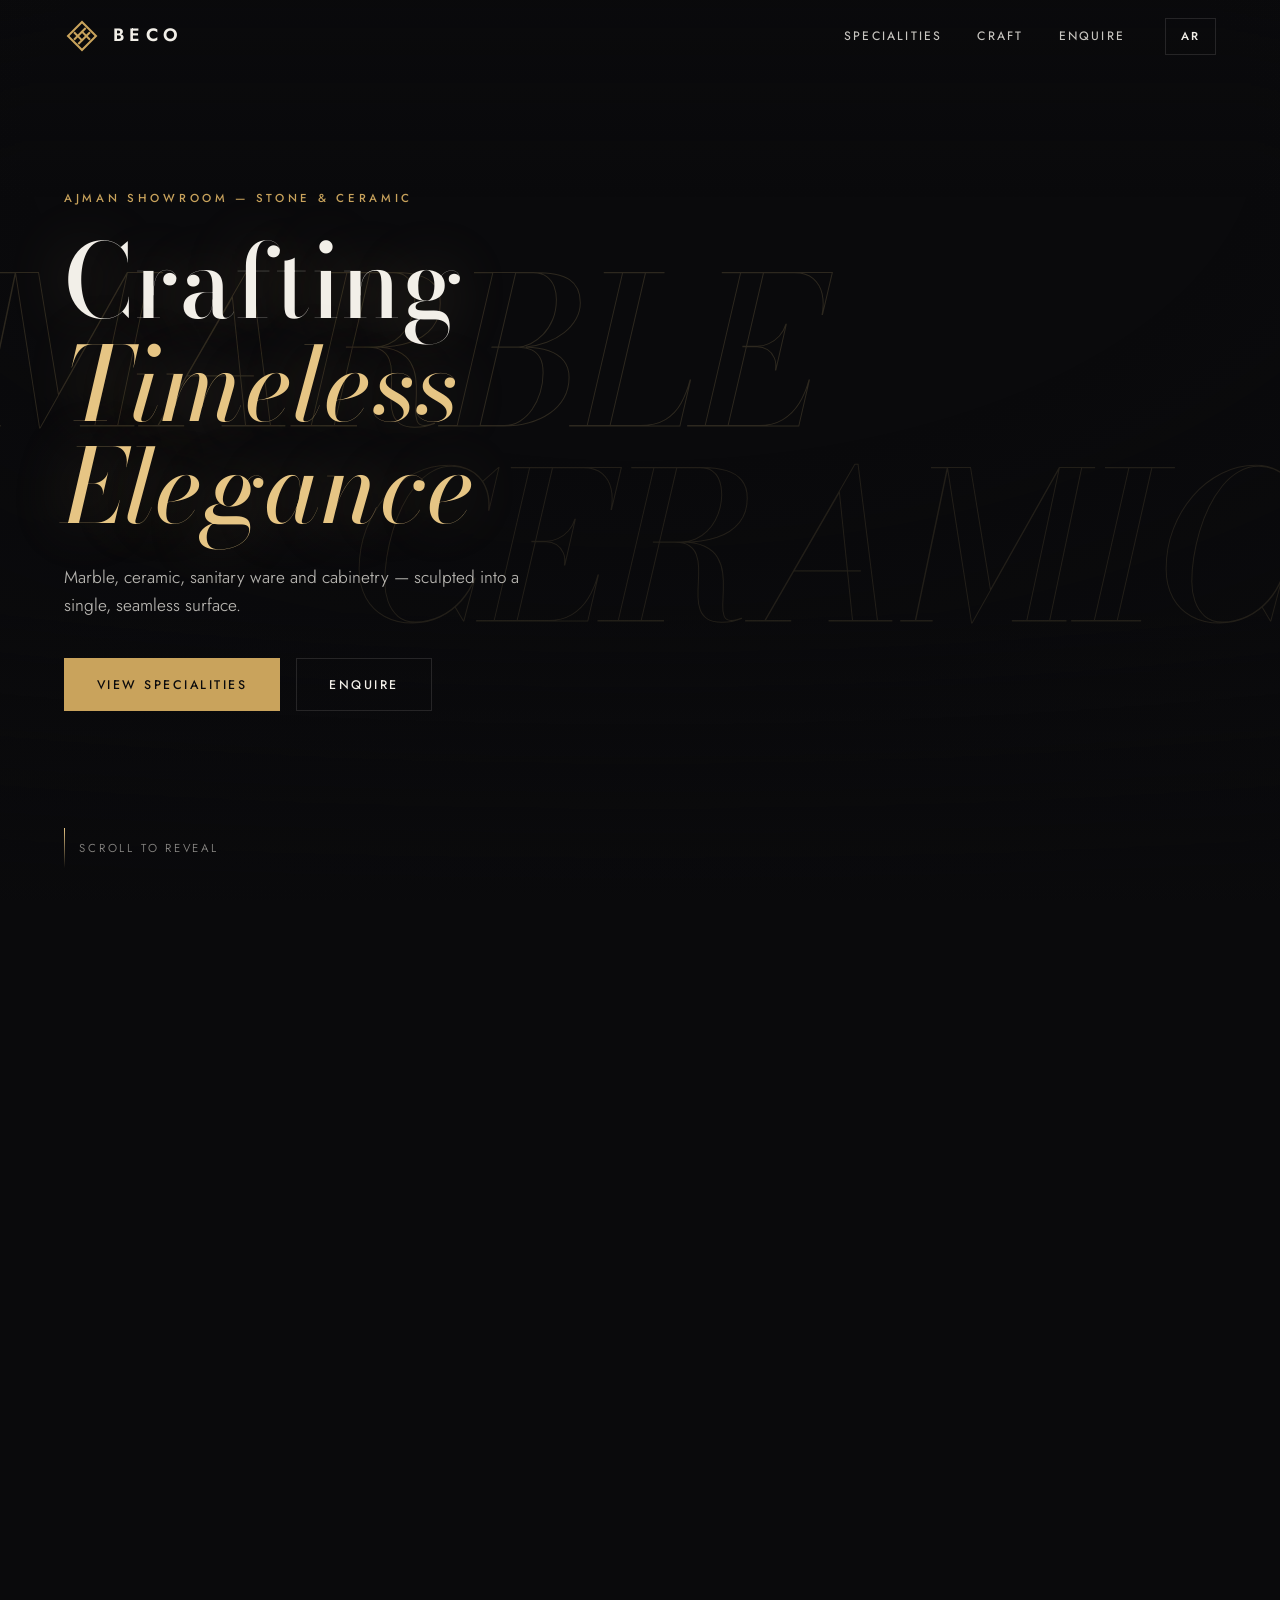
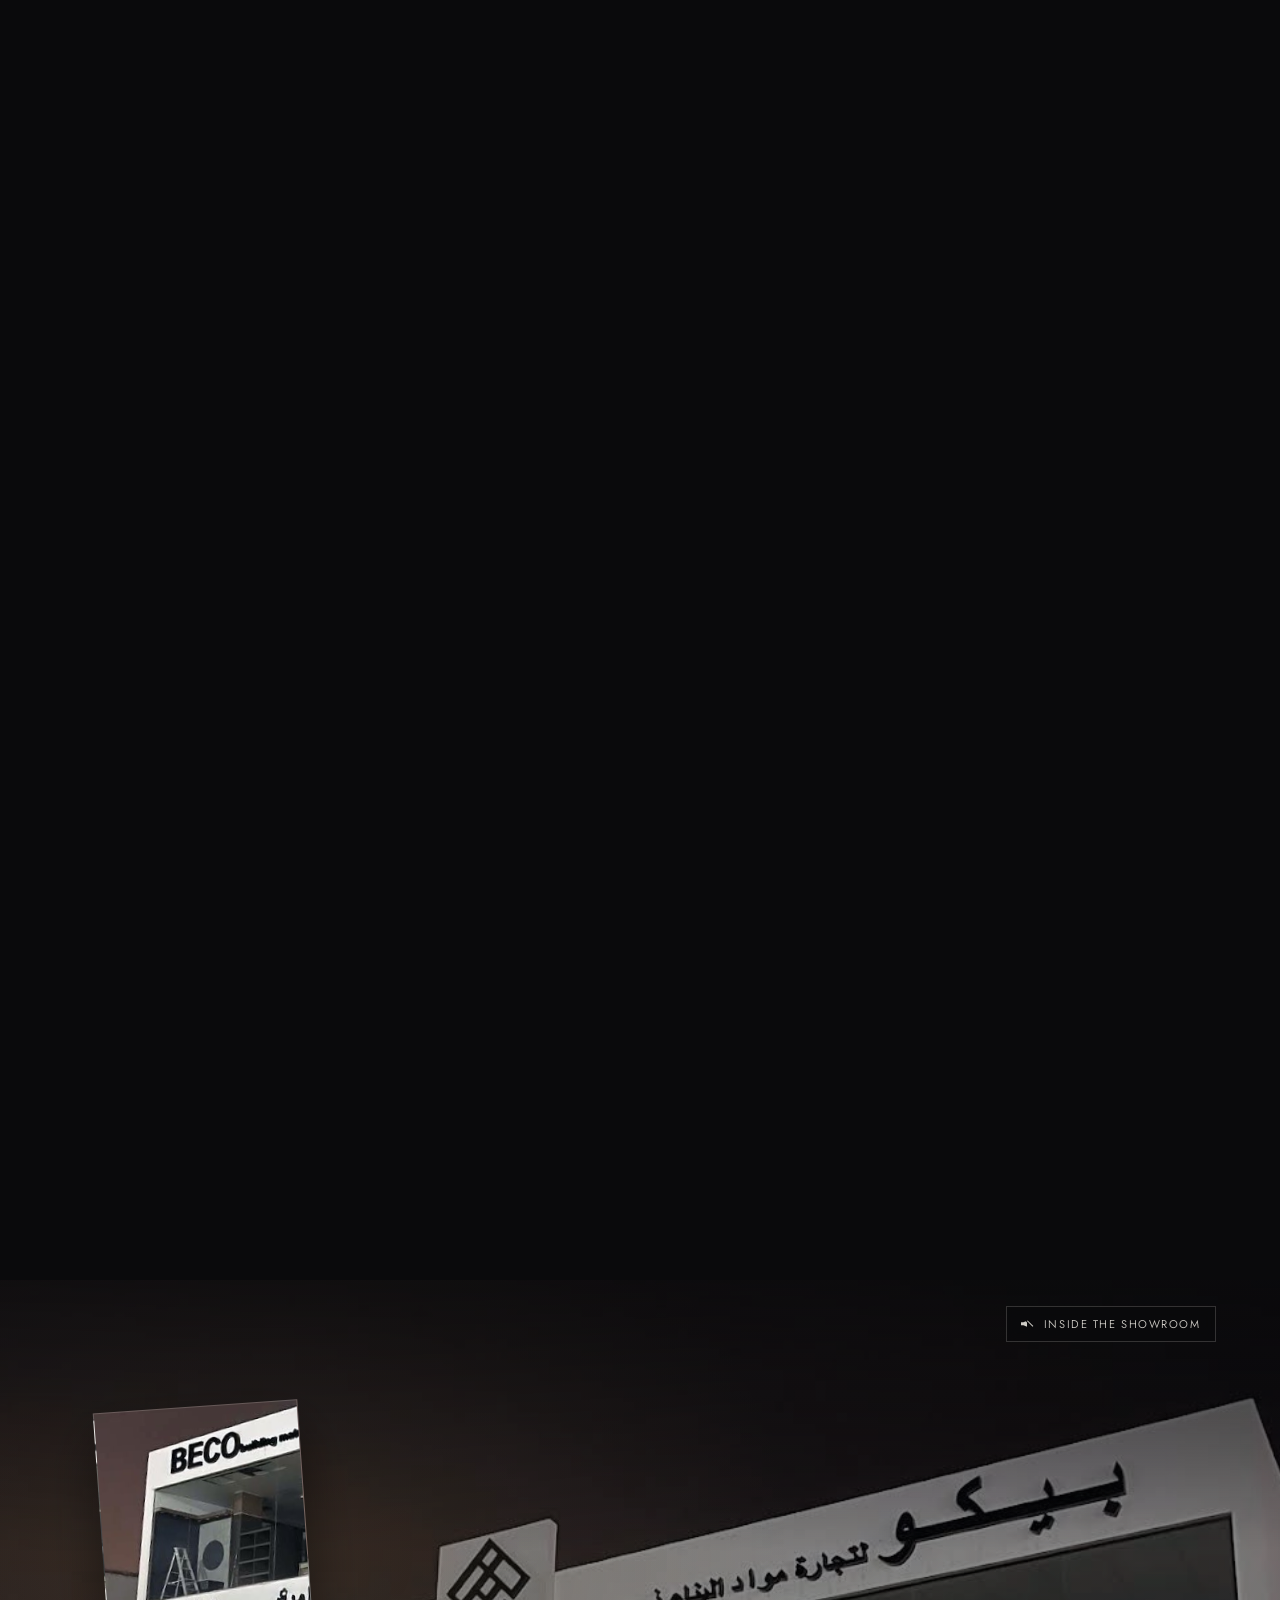
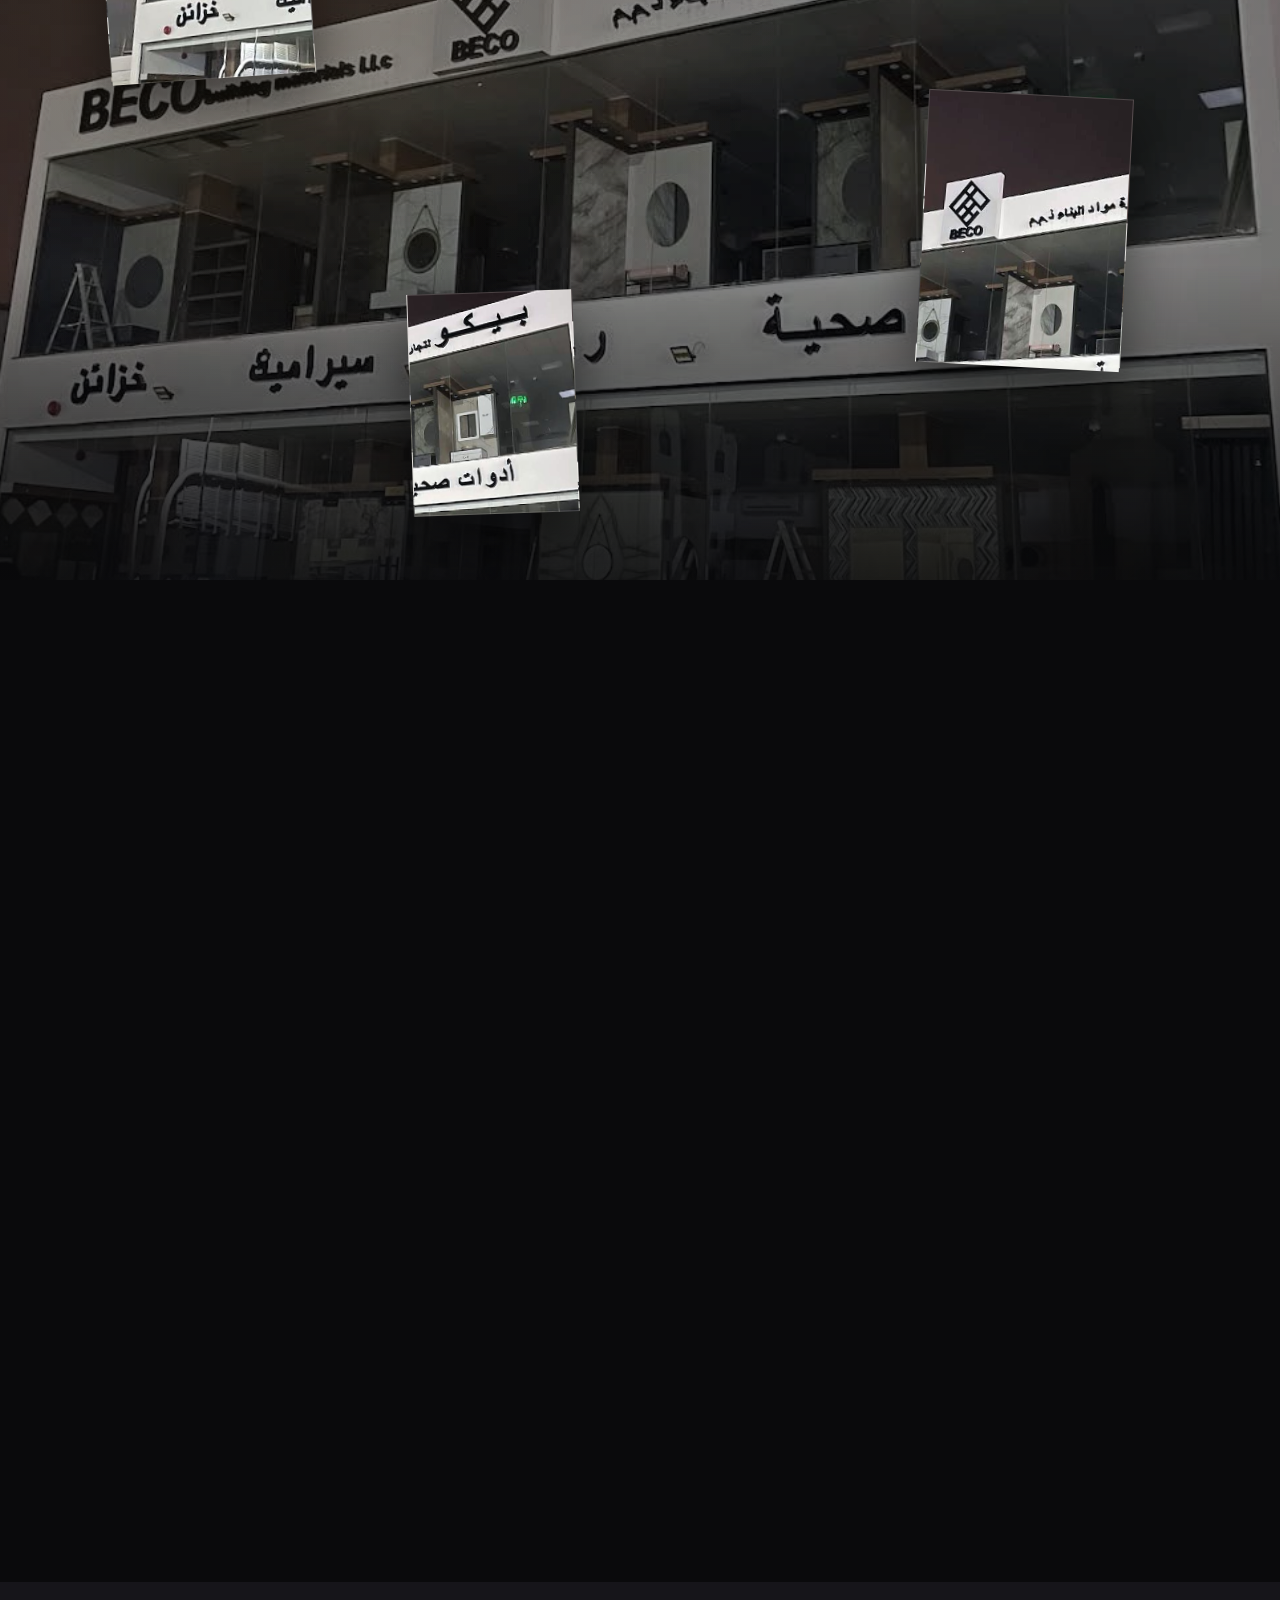
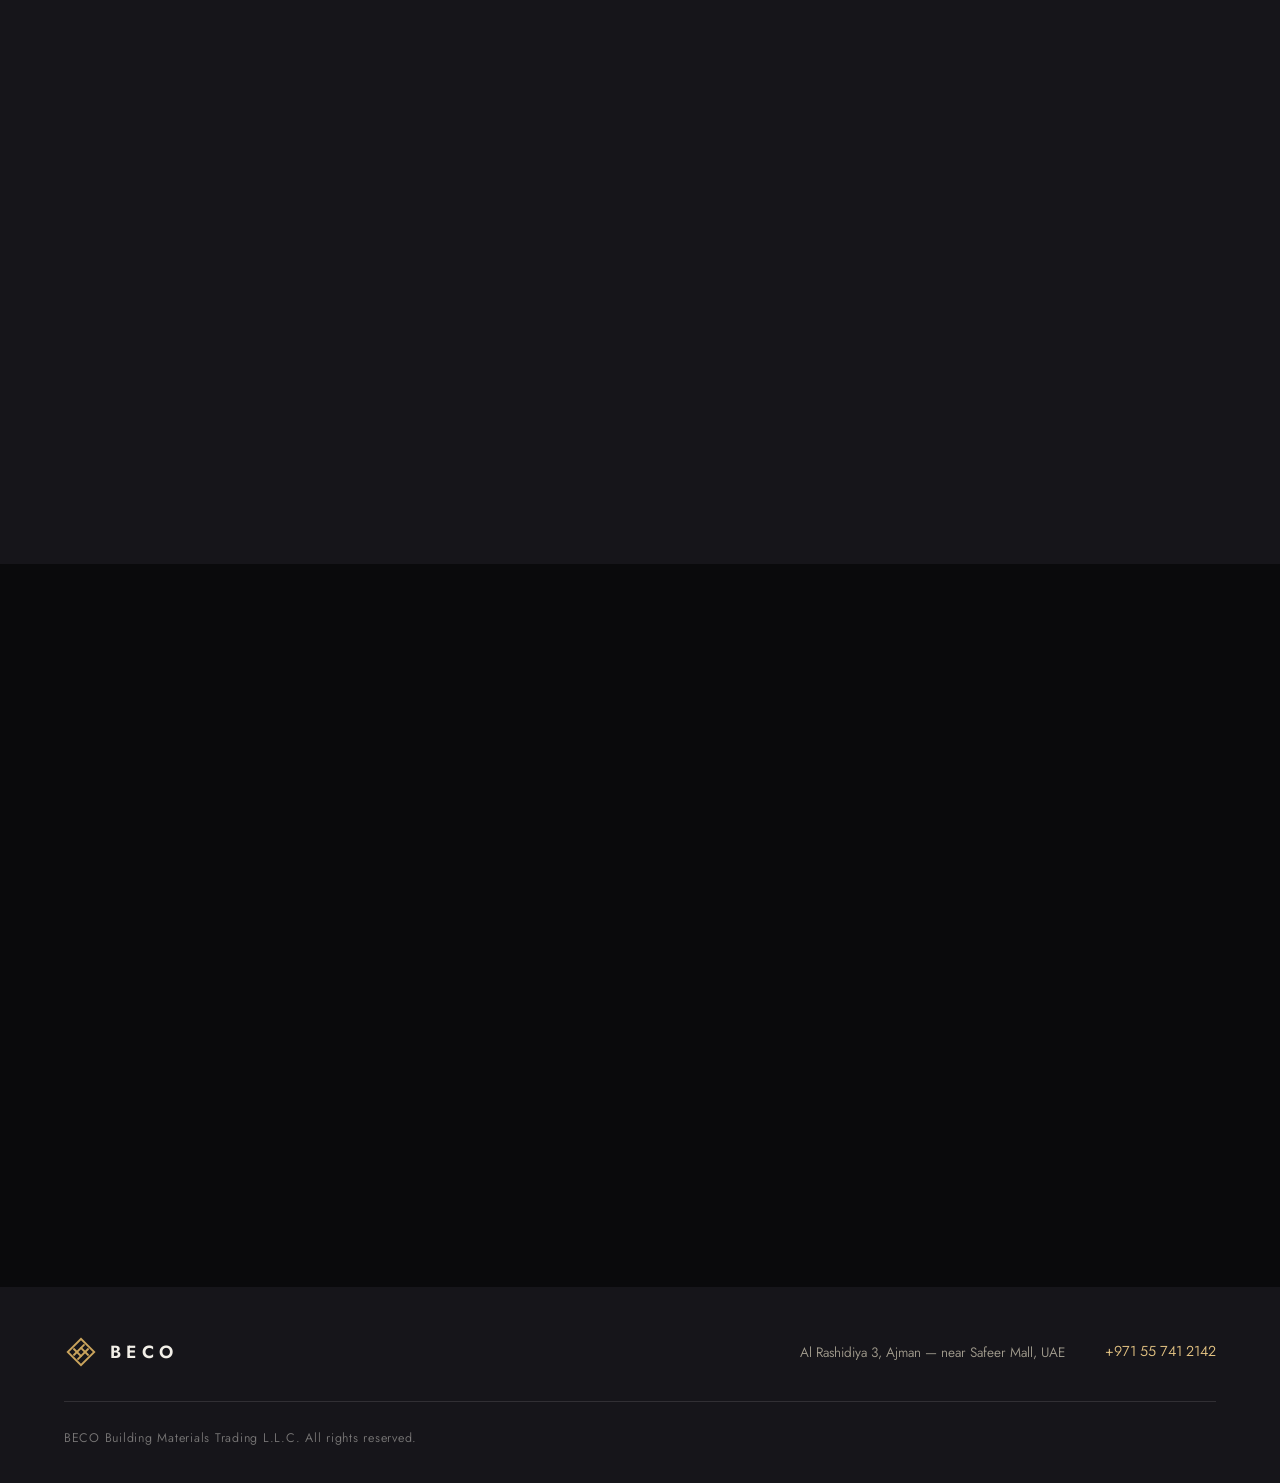
<file: beco-luxury-scroll/index.html>
<!doctype html>
<html lang="en" dir="ltr">
<head>
  <meta charset="utf-8" />
  <meta name="viewport" content="width=device-width, initial-scale=1" />
  <title>BECO — Crafting Timeless Elegance</title>
  <meta name="description" content="BECO Building Materials — marble, ceramic, sanitary ware and cabinets, Al Rashidiya, Ajman." />
  <link rel="icon" href="data:image/svg+xml,%3Csvg xmlns='http://www.w3.org/2000/svg' viewBox='-14 -14 164 164'%3E%3Crect x='-14' y='-14' width='164' height='164' fill='%230b0b0d'/%3E%3Cg transform='rotate(45 68 68)' stroke='%23c9a35c' stroke-width='10' fill='none'%3E%3Crect x='24' y='24' width='88' height='88'/%3E%3Cline x1='54.5' y1='31' x2='54.5' y2='105'/%3E%3Cline x1='81.5' y1='31' x2='81.5' y2='105'/%3E%3Cline x1='51' y1='54.5' x2='105' y2='54.5'/%3E%3Cline x1='31' y1='81.5' x2='85' y2='81.5'/%3E%3C/g%3E%3C/svg%3E" />
  <link rel="stylesheet" href="fonts.css" />
  <link rel="stylesheet" href="styles.css" />
</head>
<body>

  <!-- ======================= NAV ======================= -->
  <header class="nav" id="nav">
    <a class="nav__brand" href="#top" aria-label="BECO home">
      <svg class="nav__mark" viewBox="-12 -12 160 160" aria-hidden="true">
        <g transform="rotate(45 68 68)" stroke="currentColor" stroke-width="9" fill="none">
          <rect x="24" y="24" width="88" height="88"/>
          <line x1="54.5" y1="31" x2="54.5" y2="105"/>
          <line x1="81.5" y1="31" x2="81.5" y2="105"/>
          <line x1="51" y1="54.5" x2="105" y2="54.5"/>
          <line x1="31" y1="81.5" x2="85" y2="81.5"/>
        </g>
      </svg>
      <span>BECO</span>
    </a>
    <nav class="nav__links" aria-label="Primary">
      <a href="#specialities" data-i18n="nav.specialities">Specialities</a>
      <a href="#craft" data-i18n="nav.craft">Craft</a>
      <a href="#enquire" data-i18n="nav.enquire">Enquire</a>
    </nav>
    <button class="lang-toggle" id="langToggle" type="button" aria-label="Switch language">
      <span data-i18n="toggleLabel">AR</span>
    </button>
  </header>

  <main id="top">

    <!-- ======================= HERO (pinned scroll-scrub) ======================= -->
    <section class="hero" id="heroPin">
      <canvas id="scene" class="hero__canvas" aria-hidden="true"></canvas>
      <div class="hero__vignette" aria-hidden="true"></div>

      <div class="hero__layer hero__layer--back" aria-hidden="true">
        <span class="hero__bigword hero__bigword--1">MARBLE</span>
        <span class="hero__bigword hero__bigword--2">CERAMIC</span>
      </div>

      <div class="hero__content">
        <p class="eyebrow" data-i18n="hero.eyebrow">Ajman Showroom — Stone &amp; Ceramic</p>
        <h1 class="hero__title">
          <span class="hero__line" data-i18n="hero.titleLines.0">Crafting</span>
          <span class="hero__line hero__line--em" data-i18n="hero.titleLines.1">Timeless Elegance</span>
        </h1>
        <p class="hero__sub" data-i18n="hero.sub">Marble, ceramic, sanitary ware and cabinetry — sculpted into a single, seamless surface.</p>
        <div class="hero__actions">
          <a class="btn btn--gold" href="#specialities" data-i18n="hero.cta1">View specialities</a>
          <a class="btn btn--line" href="#enquire" data-i18n="hero.cta2">Enquire</a>
        </div>
      </div>

      <div class="hero__foot">
        <span class="hero__scroll" aria-hidden="true"><i></i><span data-i18n="hero.scroll">Scroll to reveal</span></span>
      </div>
    </section>

    <!-- ======================= REEL (muted "video" + parallax) ======================= -->
    <section class="reel" id="reel" data-reveal-section>
      <div class="reel__frame">
        <div class="reel__kenburns" style="background-image:url('images/storefront-wide.jpg')" aria-hidden="true"></div>
        <div class="reel__grade" aria-hidden="true"></div>
        <div class="reel__frag reel__frag--a" data-speed="0.35" style="background-image:url('images/frag-left.jpg')" aria-hidden="true"></div>
        <div class="reel__frag reel__frag--b" data-speed="0.6" style="background-image:url('images/frag-mid.jpg')" aria-hidden="true"></div>
        <div class="reel__frag reel__frag--c" data-speed="0.22" style="background-image:url('images/frag-right.jpg')" aria-hidden="true"></div>
        <svg class="reel__doodle" viewBox="0 0 120 60" aria-hidden="true">
          <path d="M6 44 C 30 6, 70 6, 112 30" fill="none" stroke="currentColor" stroke-width="2" stroke-linecap="round"/>
          <path d="M96 20 L112 30 L98 40" fill="none" stroke="currentColor" stroke-width="2" stroke-linecap="round" stroke-linejoin="round"/>
        </svg>
        <span class="reel__badge"><i class="reel__mute" aria-hidden="true"></i><span data-i18n="reel.badge">Inside the showroom</span></span>
        <div class="reel__copy">
          <p class="eyebrow eyebrow--gold" data-i18n="reel.eyebrow">Al Rashidiya, Ajman</p>
          <h2 class="h2 h2--light" data-i18n="reel.title">Two floors,<br /><em>one address</em></h2>
        </div>
      </div>
    </section>

    <!-- ======================= SPECIALITIES (diagonal scroll carousel) ======================= -->
    <section class="specialities" id="specialities" data-reveal-section>
      <div class="specialities__head" data-reveal>
        <p class="eyebrow" data-i18n="specialities.eyebrow">Our Specialities</p>
        <h2 class="h2" data-i18n="specialities.title">Four materials.<br /><em>One standard.</em></h2>
      </div>
      <div class="carousel" id="carousel">
        <div class="carousel__track" id="carouselTrack"></div>
      </div>
    </section>

    <!-- ======================= CRAFT / STATS ======================= -->
    <section class="craft" id="craft" data-reveal-section>
      <div class="craft__copy" data-reveal>
        <p class="eyebrow" data-i18n="craft.eyebrow">Craft &amp; Supply</p>
        <h2 class="h2" data-i18n="craft.title">From a single slab<br />to the <em>whole villa</em></h2>
        <p class="craft__body" data-i18n="craft.body">Homeowners come to Al Rashidiya for one perfect piece; architects and contractors come for quantities, cutting and site delivery across the UAE.</p>
      </div>
      <div class="craft__stats" id="stats" data-reveal></div>
    </section>

    <!-- ======================= CTA / ENQUIRE ======================= -->
    <section class="enquire" id="enquire" data-reveal-section>
      <div class="enquire__inner">
        <div class="enquire__copy" data-reveal>
          <p class="eyebrow eyebrow--gold" data-i18n="cta.eyebrow">For Architects &amp; Designers</p>
          <h2 class="h2 h2--light" data-i18n="cta.title">Start with a slab,<br /><em>not a sample</em></h2>
          <p class="enquire__sub" data-i18n="cta.sub">Tell us about the project — we'll bring the material to you.</p>
          <a class="whatsapp-link" id="whatsappLink" href="https://wa.me/971557412142" target="_blank" rel="noopener noreferrer">
            <span data-i18n="cta.or">or</span>&nbsp;<span data-i18n="cta.whatsapp">WhatsApp us directly</span>
          </a>
        </div>

        <form class="enquire__form" id="enquireForm" data-reveal>
          <label>
            <span data-i18n="cta.name">Name</span>
            <input type="text" name="name" required autocomplete="name" />
          </label>
          <label>
            <span data-i18n="cta.phone">Phone / WhatsApp</span>
            <input type="tel" name="phone" required autocomplete="tel" dir="ltr" />
          </label>
          <label>
            <span data-i18n="cta.type">Project type</span>
            <select name="type" id="projectType"></select>
          </label>
          <label class="enquire__message">
            <span data-i18n="cta.message">Message</span>
            <textarea name="message" rows="3"></textarea>
          </label>
          <button class="btn btn--gold btn--wide" type="submit" data-i18n="cta.submit">Send enquiry</button>
          <p class="enquire__note" id="formNote" role="status" aria-live="polite"></p>
        </form>
      </div>
    </section>
  </main>

  <!-- ======================= FOOTER ======================= -->
  <footer class="footer">
    <div class="footer__top">
      <span class="footer__brand">
        <svg class="footer__mark" viewBox="-12 -12 160 160" aria-hidden="true">
          <g transform="rotate(45 68 68)" stroke="currentColor" stroke-width="9" fill="none">
            <rect x="24" y="24" width="88" height="88"/>
            <line x1="54.5" y1="31" x2="54.5" y2="105"/>
            <line x1="81.5" y1="31" x2="81.5" y2="105"/>
            <line x1="51" y1="54.5" x2="105" y2="54.5"/>
            <line x1="31" y1="81.5" x2="85" y2="81.5"/>
          </g>
        </svg>
        <span>BECO</span>
      </span>
      <span class="footer__address" data-i18n="footer.address">Al Rashidiya 3, Ajman — near Safeer Mall, UAE</span>
      <a class="footer__phone" href="tel:+971557412142" dir="ltr">+971 55 741 2142</a>
    </div>
    <div class="footer__bottom">
      <span data-i18n="footer.rights">BECO Building Materials Trading L.L.C. All rights reserved.</span>
    </div>
  </footer>

  <script src="i18n.js"></script>
  <script src="vendor/three.min.js"></script>
  <script src="vendor/gsap.min.js"></script>
  <script src="vendor/ScrollTrigger.min.js"></script>
  <script src="scene.js"></script>
  <script src="products.js"></script>
  <script src="main.js"></script>
</body>
</html>
</file>
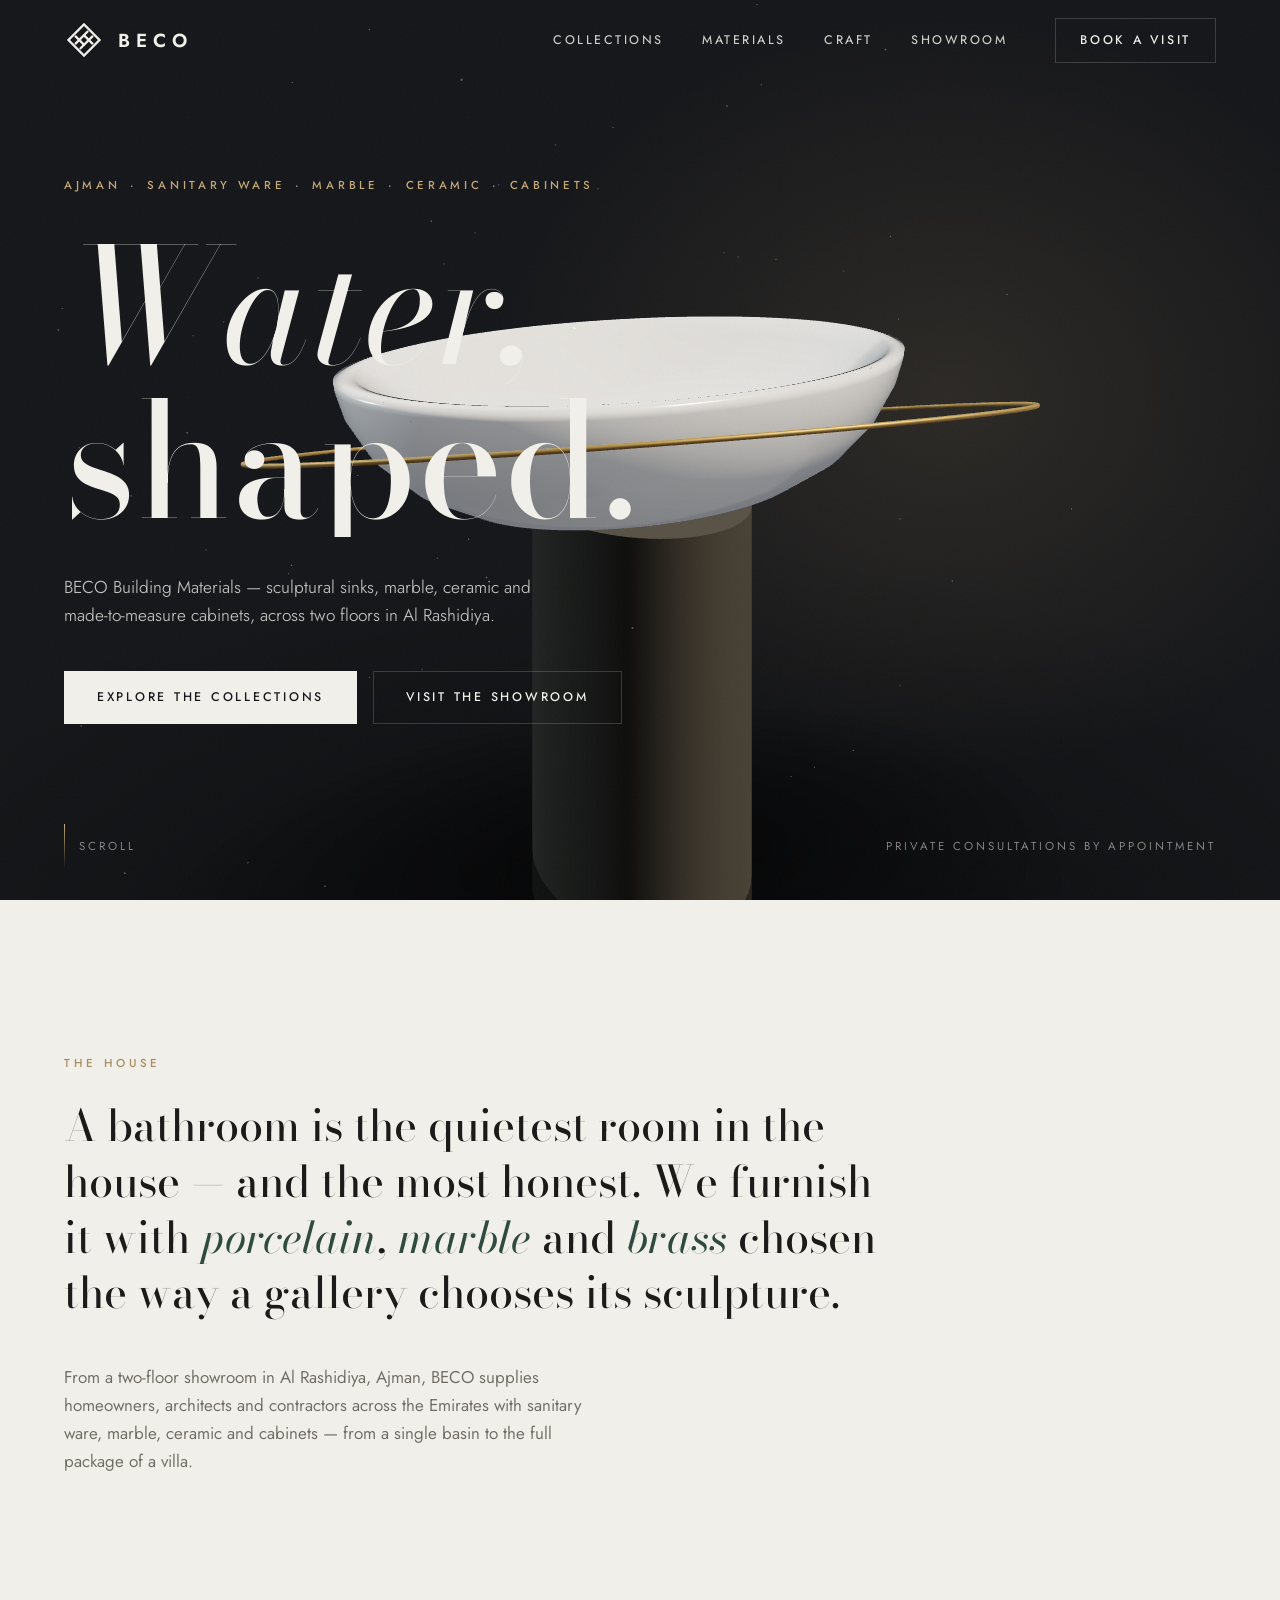
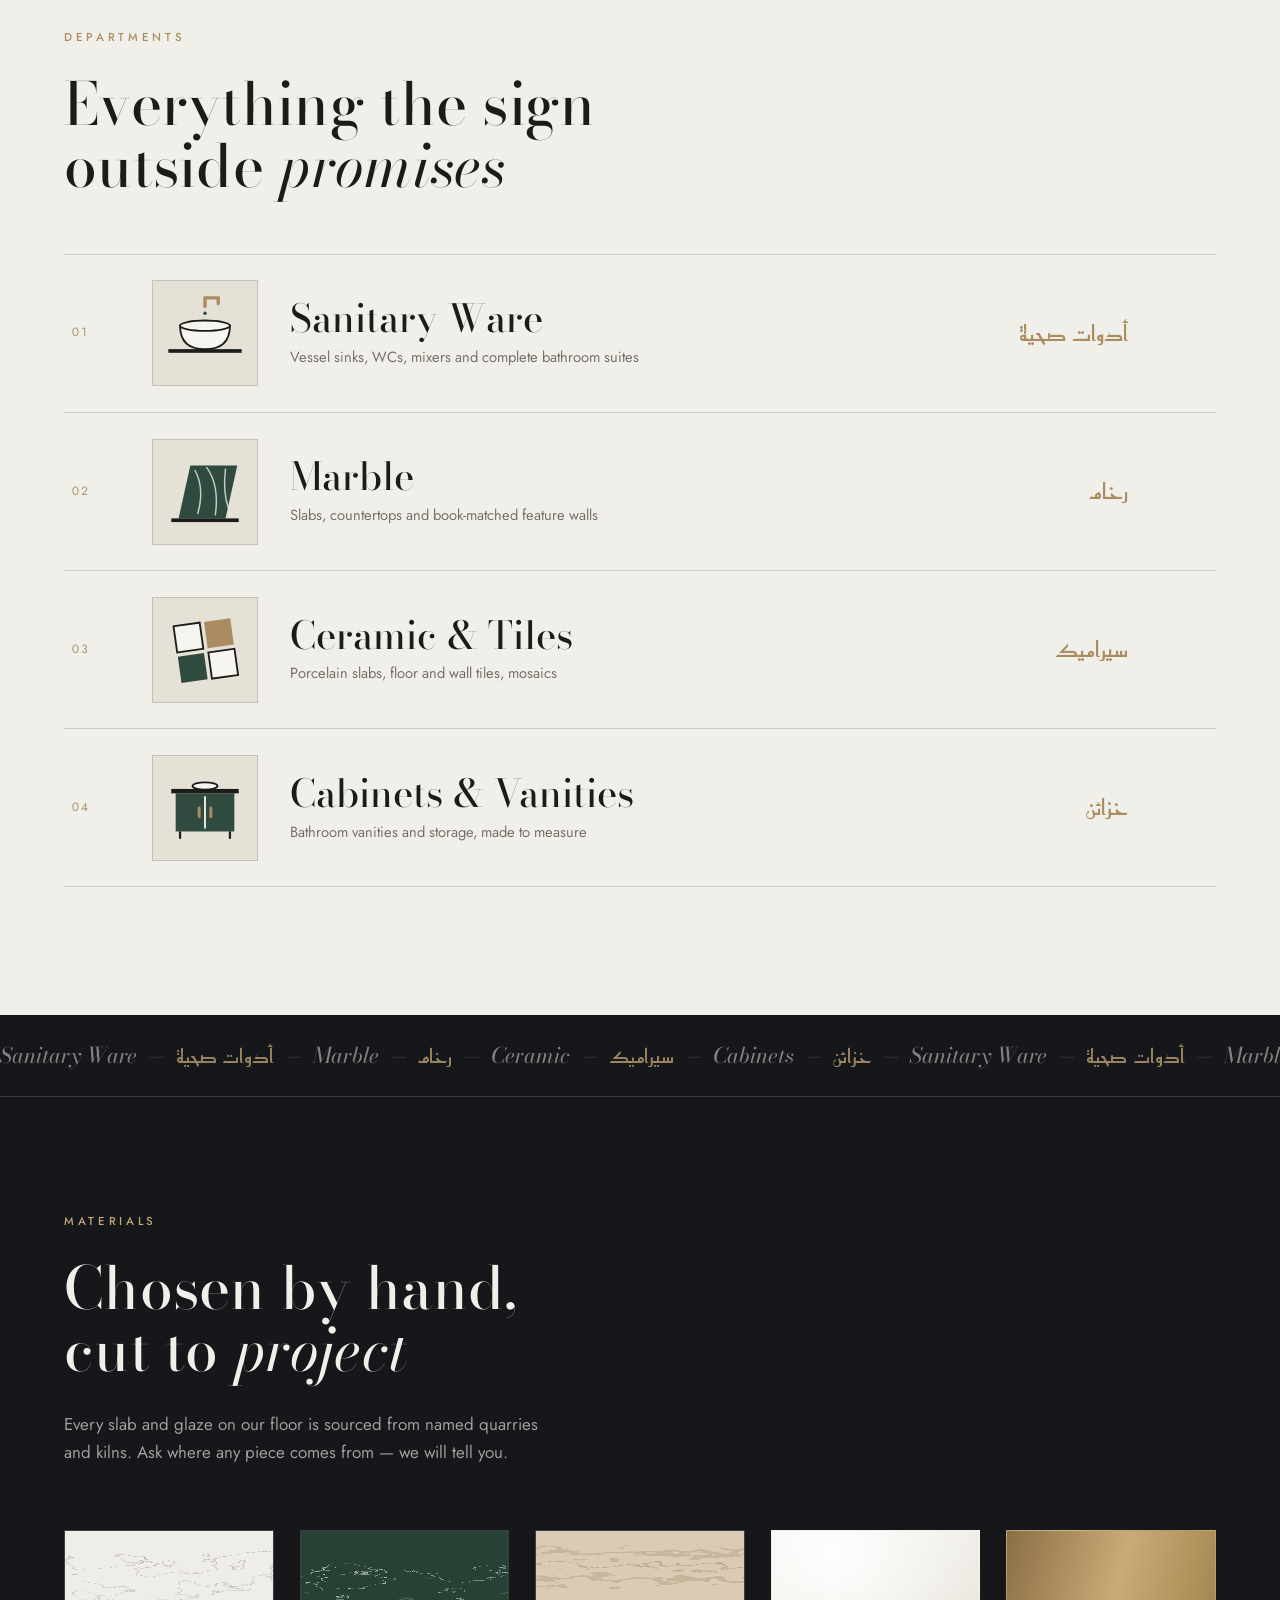
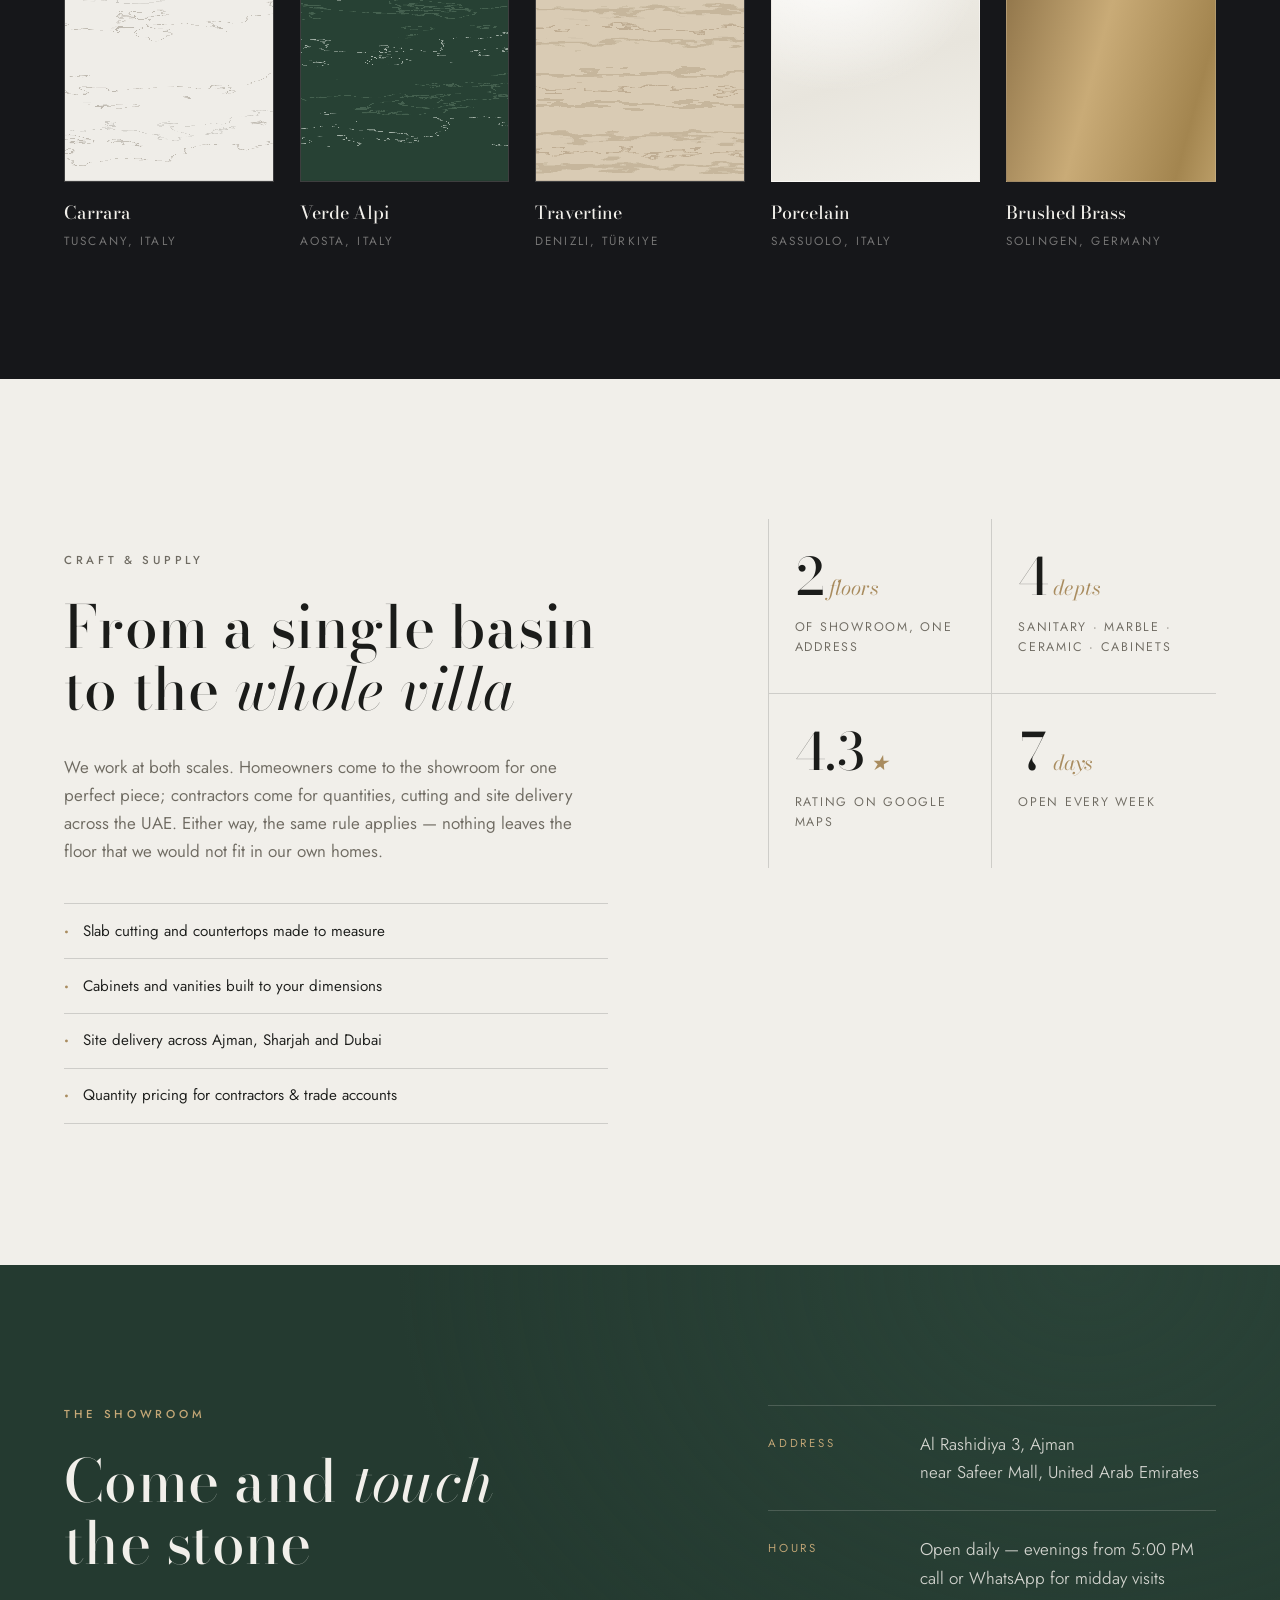
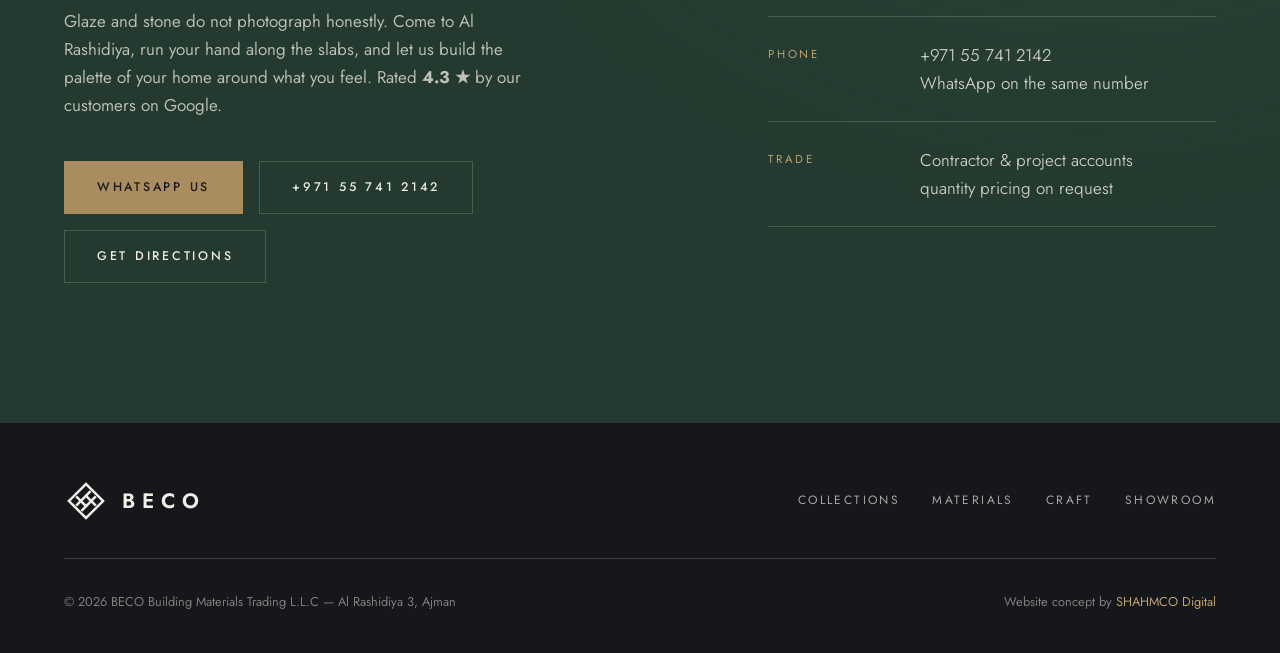
<file: beco_w3bsitee/index.html>
<!doctype html>
<html lang="en">
<head>
  <meta charset="utf-8" />
  <meta name="viewport" content="width=device-width, initial-scale=1" />
  <title>BECO Building Materials — Sanitary Ware, Marble, Ceramic &amp; Cabinets · Ajman</title>
  <meta name="description" content="BECO Building Materials Trading (بيكو لتجارة مواد البناء) — a two-floor showroom of sanitary ware, marble, ceramic and cabinets in Al Rashidiya 3, Ajman. Rated 4.3★ on Google." />
  <link rel="icon" href="data:image/svg+xml,%3Csvg xmlns='http://www.w3.org/2000/svg' viewBox='-14 -14 164 164'%3E%3Crect x='-14' y='-14' width='164' height='164' fill='%2316171a'/%3E%3Cg transform='rotate(45 68 68)' stroke='%23fff' stroke-width='10' fill='none'%3E%3Crect x='24' y='24' width='88' height='88'/%3E%3Cline x1='54.5' y1='31' x2='54.5' y2='105'/%3E%3Cline x1='81.5' y1='31' x2='81.5' y2='105'/%3E%3Cline x1='51' y1='54.5' x2='105' y2='54.5'/%3E%3Cline x1='31' y1='81.5' x2='85' y2='81.5'/%3E%3C/g%3E%3C/svg%3E" />
  <link rel="stylesheet" href="fonts.css" />
  <link rel="stylesheet" href="styles.css" />
</head>
<body>

  <!-- ======================= LOADER ======================= -->
  <div class="loader" id="loader" role="status" aria-label="Loading BECO">
    <div class="loader__stage">
      <svg class="loader__mark" viewBox="-12 -12 160 160" aria-hidden="true">
        <g transform="rotate(45 68 68)" stroke="currentColor" stroke-width="8" fill="none">
          <rect x="24" y="24" width="88" height="88"/>
          <line x1="54.5" y1="31" x2="54.5" y2="105"/>
          <line x1="81.5" y1="31" x2="81.5" y2="105"/>
          <line x1="51" y1="54.5" x2="105" y2="54.5"/>
          <line x1="31" y1="81.5" x2="85" y2="81.5"/>
        </g>
      </svg>
      <span class="loader__word">BECO</span>
      <span class="loader__sub" lang="ar" dir="rtl">بيكو لتجارة مواد البناء</span>
    </div>
  </div>

  <!-- ======================= NAV ======================= -->
  <header class="nav" id="nav">
    <a class="nav__brand" href="#top" aria-label="BECO home">
      <svg class="nav__mark" viewBox="-12 -12 160 160" aria-hidden="true">
        <g transform="rotate(45 68 68)" stroke="currentColor" stroke-width="9" fill="none">
          <rect x="24" y="24" width="88" height="88"/>
          <line x1="54.5" y1="31" x2="54.5" y2="105"/>
          <line x1="81.5" y1="31" x2="81.5" y2="105"/>
          <line x1="51" y1="54.5" x2="105" y2="54.5"/>
          <line x1="31" y1="81.5" x2="85" y2="81.5"/>
        </g>
      </svg>
      <span>BECO</span>
    </a>
    <nav class="nav__links" aria-label="Primary">
      <a href="#collections">Collections</a>
      <a href="#materials">Materials</a>
      <a href="#craft">Craft</a>
      <a href="#showroom">Showroom</a>
    </nav>
    <a class="btn btn--line nav__cta" href="#showroom">Book a visit</a>
    <button class="nav__toggle" id="navToggle" aria-label="Open menu" aria-expanded="false">
      <span></span><span></span>
    </button>
  </header>

  <div class="mobile-menu" id="mobileMenu" hidden>
    <a href="#collections">Collections</a>
    <a href="#materials">Materials</a>
    <a href="#craft">Craft</a>
    <a href="#showroom">Showroom</a>
    <a class="btn btn--solid" href="#showroom">Book a visit</a>
  </div>

  <main id="top">

    <!-- ======================= HERO ======================= -->
    <section class="hero">
      <canvas id="scene" class="hero__canvas" aria-hidden="true"></canvas>
      <div class="hero__grain" aria-hidden="true"></div>

      <div class="hero__content">
        <p class="eyebrow eyebrow--light hero__eyebrow">Ajman&ensp;·&ensp;Sanitary&nbsp;Ware&ensp;·&ensp;Marble&ensp;·&ensp;Ceramic&ensp;·&ensp;Cabinets</p>
        <h1 class="hero__title">
          <span class="hero__line"><em>Water,</em></span>
          <span class="hero__line">shaped.</span>
        </h1>
        <p class="hero__sub">BECO Building Materials — sculptural sinks, marble, ceramic and
        made-to-measure cabinets, across two floors in Al Rashidiya.</p>
        <div class="hero__actions">
          <a class="btn btn--solid" href="#collections">Explore the collections</a>
          <a class="btn btn--ghost" href="#showroom">Visit the showroom</a>
        </div>
      </div>

      <div class="hero__foot">
        <span class="hero__scroll" aria-hidden="true"><i></i>Scroll</span>
        <span class="hero__foot-note">Private consultations by appointment</span>
      </div>
    </section>

    <!-- ======================= MANIFESTO ======================= -->
    <section class="manifesto" data-reveal>
      <p class="eyebrow">The house</p>
      <h2 class="manifesto__text">
        A bathroom is the quietest room in the house — and the most honest.
        We furnish it with <em>porcelain</em>, <em>marble</em> and <em>brass</em>
        chosen the way a gallery chooses its sculpture.
      </h2>
      <p class="manifesto__body">
        From a two-floor showroom in Al Rashidiya, Ajman, BECO supplies homeowners,
        architects and contractors across the Emirates with sanitary ware, marble,
        ceramic and cabinets — from a single basin to the full package of a villa.
      </p>
    </section>

    <!-- ======================= COLLECTIONS ======================= -->
    <section class="collections" id="collections">
      <div class="collections__head" data-reveal>
        <p class="eyebrow">Departments</p>
        <h2 class="h2">Everything the sign<br />outside <em>promises</em></h2>
      </div>

      <ul class="index" id="index">
        <li class="index__row" data-reveal>
          <a href="#showroom">
            <span class="index__no">01</span>
            <span class="index__thumb skeleton" aria-hidden="true">
              <svg viewBox="0 0 120 120">
                <rect x="10" y="82" width="100" height="5" fill="#1b1c1a"/>
                <path d="M26 50 Q26 82 60 82 Q94 82 94 50 Z" fill="#f7f5f0" stroke="#1b1c1a" stroke-width="2.5"/>
                <ellipse cx="60" cy="50" rx="34" ry="7" fill="#f7f5f0" stroke="#1b1c1a" stroke-width="2.5"/>
                <path d="M60 24 L60 12 L78 12 L78 20" fill="none" stroke="#a98c5f" stroke-width="4.5" stroke-linecap="round"/>
                <circle cx="60" cy="33" r="2.4" fill="#2f4a3e"/>
              </svg>
            </span>
            <span class="index__text">
              <span class="index__name">Sanitary Ware</span>
              <span class="index__desc">Vessel sinks, WCs, mixers and complete bathroom suites</span>
            </span>
            <span class="index__ar" lang="ar" dir="rtl">أدوات صحية</span>
            <span class="index__arrow" aria-hidden="true">&rarr;</span>
          </a>
        </li>
        <li class="index__row" data-reveal>
          <a href="#showroom">
            <span class="index__no">02</span>
            <span class="index__thumb skeleton" aria-hidden="true">
              <svg viewBox="0 0 120 120">
                <polygon points="24,96 40,24 104,24 88,96" fill="#2f4a3e"/>
                <path d="M46 30 Q60 55 50 90 M62 26 Q80 50 74 92 M88 28 Q84 60 92 82" fill="none" stroke="#dce5dc" stroke-width="2" opacity="0.85"/>
                <rect x="14" y="96" width="92" height="5" fill="#1b1c1a"/>
              </svg>
            </span>
            <span class="index__text">
              <span class="index__name">Marble</span>
              <span class="index__desc">Slabs, countertops and book-matched feature walls</span>
            </span>
            <span class="index__ar" lang="ar" dir="rtl">رخام</span>
            <span class="index__arrow" aria-hidden="true">&rarr;</span>
          </a>
        </li>
        <li class="index__row" data-reveal>
          <a href="#showroom">
            <span class="index__no">03</span>
            <span class="index__thumb skeleton" aria-hidden="true">
              <svg viewBox="0 0 120 120">
                <g transform="rotate(-8 60 60)">
                  <rect x="22" y="22" width="36" height="36" fill="#f7f5f0" stroke="#1b1c1a" stroke-width="2.5"/>
                  <rect x="64" y="22" width="36" height="36" fill="#a98c5f"/>
                  <rect x="22" y="64" width="36" height="36" fill="#2f4a3e"/>
                  <rect x="64" y="64" width="36" height="36" fill="#f7f5f0" stroke="#1b1c1a" stroke-width="2.5"/>
                </g>
              </svg>
            </span>
            <span class="index__text">
              <span class="index__name">Ceramic &amp; Tiles</span>
              <span class="index__desc">Porcelain slabs, floor and wall tiles, mosaics</span>
            </span>
            <span class="index__ar" lang="ar" dir="rtl">سيراميك</span>
            <span class="index__arrow" aria-hidden="true">&rarr;</span>
          </a>
        </li>
        <li class="index__row" data-reveal>
          <a href="#showroom">
            <span class="index__no">04</span>
            <span class="index__thumb skeleton" aria-hidden="true">
              <svg viewBox="0 0 120 120">
                <rect x="20" y="40" width="80" height="52" fill="#2f4a3e"/>
                <line x1="60" y1="44" x2="60" y2="88" stroke="#f7f5f0" stroke-width="2.5"/>
                <rect x="50" y="58" width="4" height="16" rx="2" fill="#a98c5f"/>
                <rect x="66" y="58" width="4" height="16" rx="2" fill="#a98c5f"/>
                <rect x="14" y="34" width="92" height="6" fill="#1b1c1a"/>
                <ellipse cx="60" cy="30" rx="17" ry="5" fill="#f7f5f0" stroke="#1b1c1a" stroke-width="2.5"/>
                <line x1="26" y1="92" x2="26" y2="102" stroke="#1b1c1a" stroke-width="3"/>
                <line x1="94" y1="92" x2="94" y2="102" stroke="#1b1c1a" stroke-width="3"/>
              </svg>
            </span>
            <span class="index__text">
              <span class="index__name">Cabinets &amp; Vanities</span>
              <span class="index__desc">Bathroom vanities and storage, made to measure</span>
            </span>
            <span class="index__ar" lang="ar" dir="rtl">خزائن</span>
            <span class="index__arrow" aria-hidden="true">&rarr;</span>
          </a>
        </li>
      </ul>
    </section>

    <!-- ======================= MATERIALS ======================= -->
    <section class="materials" id="materials">
      <div class="marquee" aria-hidden="true">
        <div class="marquee__track">
          <span>Sanitary&nbsp;Ware&ensp;—&ensp;<span class="ar" lang="ar">أدوات صحية</span>&ensp;—&ensp;Marble&ensp;—&ensp;<span class="ar" lang="ar">رخام</span>&ensp;—&ensp;Ceramic&ensp;—&ensp;<span class="ar" lang="ar">سيراميك</span>&ensp;—&ensp;Cabinets&ensp;—&ensp;<span class="ar" lang="ar">خزائن</span>&ensp;—&ensp;</span>
          <span>Sanitary&nbsp;Ware&ensp;—&ensp;<span class="ar" lang="ar">أدوات صحية</span>&ensp;—&ensp;Marble&ensp;—&ensp;<span class="ar" lang="ar">رخام</span>&ensp;—&ensp;Ceramic&ensp;—&ensp;<span class="ar" lang="ar">سيراميك</span>&ensp;—&ensp;Cabinets&ensp;—&ensp;<span class="ar" lang="ar">خزائن</span>&ensp;—&ensp;</span>
        </div>
      </div>

      <div class="materials__inner">
        <div class="materials__head" data-reveal>
          <p class="eyebrow eyebrow--light">Materials</p>
          <h2 class="h2 h2--light">Chosen by hand,<br />cut to <em>project</em></h2>
          <p class="materials__note">Every slab and glaze on our floor is sourced from named quarries
          and kilns. Ask where any piece comes from — we will tell you.</p>
        </div>

        <ul class="swatches">
          <li class="swatch" data-reveal>
            <div class="swatch__chip skeleton">
              <svg viewBox="0 0 300 360" preserveAspectRatio="xMidYMid slice">
                <defs>
                  <filter id="veinA" x="-20%" y="-20%" width="140%" height="140%">
                    <feTurbulence type="fractalNoise" baseFrequency="0.012 0.045" numOctaves="4" seed="7" result="n"/>
                    <feDisplacementMap in="SourceGraphic" in2="n" scale="90" xChannelSelector="R" yChannelSelector="G"/>
                  </filter>
                </defs>
                <rect width="300" height="360" fill="#EFEDE8"/>
                <g filter="url(#veinA)" stroke="#B9B4AA" fill="none" stroke-width="1.6" opacity="0.9">
                  <path d="M-20 40 Q150 60 320 30"/><path d="M-20 130 Q160 150 320 120"/>
                  <path d="M-20 230 Q140 250 320 210"/><path d="M-20 320 Q160 330 320 300"/>
                </g>
                <g filter="url(#veinA)" stroke="#8F8B82" fill="none" stroke-width="0.8" opacity="0.7">
                  <path d="M-20 80 Q170 100 320 70"/><path d="M-20 280 Q150 300 320 260"/>
                </g>
              </svg>
            </div>
            <span class="swatch__name">Carrara</span>
            <span class="swatch__origin">Tuscany, Italy</span>
          </li>

          <li class="swatch" data-reveal>
            <div class="swatch__chip skeleton">
              <svg viewBox="0 0 300 360" preserveAspectRatio="xMidYMid slice">
                <defs>
                  <filter id="veinB" x="-20%" y="-20%" width="140%" height="140%">
                    <feTurbulence type="fractalNoise" baseFrequency="0.01 0.06" numOctaves="4" seed="11" result="n"/>
                    <feDisplacementMap in="SourceGraphic" in2="n" scale="110" xChannelSelector="R" yChannelSelector="G"/>
                  </filter>
                </defs>
                <rect width="300" height="360" fill="#274134"/>
                <g filter="url(#veinB)" stroke="#DCE5DC" fill="none" stroke-width="1.4" opacity="0.75">
                  <path d="M-20 60 Q150 90 320 50"/><path d="M-20 170 Q170 190 320 150"/>
                  <path d="M-20 290 Q140 310 320 270"/>
                </g>
                <g filter="url(#veinB)" stroke="#4E6B58" fill="none" stroke-width="3" opacity="0.8">
                  <path d="M-20 110 Q160 140 320 100"/><path d="M-20 240 Q150 260 320 220"/>
                </g>
              </svg>
            </div>
            <span class="swatch__name">Verde Alpi</span>
            <span class="swatch__origin">Aosta, Italy</span>
          </li>

          <li class="swatch" data-reveal>
            <div class="swatch__chip skeleton">
              <svg viewBox="0 0 300 360" preserveAspectRatio="xMidYMid slice">
                <defs>
                  <filter id="veinC" x="-20%" y="-20%" width="140%" height="140%">
                    <feTurbulence type="fractalNoise" baseFrequency="0.02 0.09" numOctaves="3" seed="4" result="n"/>
                    <feDisplacementMap in="SourceGraphic" in2="n" scale="34" xChannelSelector="R" yChannelSelector="G"/>
                  </filter>
                </defs>
                <rect width="300" height="360" fill="#D9CBB4"/>
                <g filter="url(#veinC)" stroke="#C4B49A" stroke-width="7" opacity="0.9">
                  <path d="M-20 30 H320"/><path d="M-20 70 H320"/><path d="M-20 115 H320"/>
                  <path d="M-20 160 H320"/><path d="M-20 205 H320"/><path d="M-20 250 H320"/>
                  <path d="M-20 295 H320"/><path d="M-20 340 H320"/>
                </g>
                <g filter="url(#veinC)" stroke="#B5A186" stroke-width="2" opacity="0.7">
                  <path d="M-20 50 H320"/><path d="M-20 140 H320"/><path d="M-20 228 H320"/><path d="M-20 318 H320"/>
                </g>
              </svg>
            </div>
            <span class="swatch__name">Travertine</span>
            <span class="swatch__origin">Denizli, Türkiye</span>
          </li>

          <li class="swatch" data-reveal>
            <div class="swatch__chip swatch__chip--porcelain skeleton"><i></i></div>
            <span class="swatch__name">Porcelain</span>
            <span class="swatch__origin">Sassuolo, Italy</span>
          </li>

          <li class="swatch" data-reveal>
            <div class="swatch__chip swatch__chip--brass skeleton"><i></i></div>
            <span class="swatch__name">Brushed Brass</span>
            <span class="swatch__origin">Solingen, Germany</span>
          </li>
        </ul>
      </div>
    </section>

    <!-- ======================= CRAFT / NUMBERS ======================= -->
    <section class="craft" id="craft">
      <div class="craft__copy" data-reveal>
        <p class="eyebrow">Craft &amp; supply</p>
        <h2 class="h2">From a single basin<br />to the <em>whole villa</em></h2>
        <p>
          We work at both scales. Homeowners come to the showroom for one perfect piece;
          contractors come for quantities, cutting and site delivery across the UAE.
          Either way, the same rule applies — nothing leaves the floor that we
          would not fit in our own homes.
        </p>
        <ul class="craft__list">
          <li>Slab cutting and countertops made to measure</li>
          <li>Cabinets and vanities built to your dimensions</li>
          <li>Site delivery across Ajman, Sharjah and Dubai</li>
          <li>Quantity pricing for contractors &amp; trade accounts</li>
        </ul>
      </div>
      <div class="craft__numbers" data-reveal>
        <div class="stat"><span class="stat__num" data-count="2">0</span><span class="stat__unit">floors</span><span class="stat__label">of showroom, one address</span></div>
        <div class="stat"><span class="stat__num" data-count="4">0</span><span class="stat__unit">depts</span><span class="stat__label">sanitary · marble · ceramic · cabinets</span></div>
        <div class="stat"><span class="stat__num" data-count="4.3" data-decimals="1">0</span><span class="stat__unit">★</span><span class="stat__label">rating on Google Maps</span></div>
        <div class="stat"><span class="stat__num" data-count="7">0</span><span class="stat__unit">days</span><span class="stat__label">open every week</span></div>
      </div>
    </section>

    <!-- ======================= SHOWROOM ======================= -->
    <section class="showroom" id="showroom">
      <div class="showroom__inner">
        <div class="showroom__copy" data-reveal>
          <p class="eyebrow eyebrow--light">The showroom</p>
          <h2 class="h2 h2--light">Come and <em>touch</em><br />the stone</h2>
          <p class="showroom__note">
            Glaze and stone do not photograph honestly. Come to Al Rashidiya,
            run your hand along the slabs, and let us build the palette of
            your home around what you feel. Rated <strong>4.3&nbsp;★</strong> by
            our customers on Google.
          </p>
          <div class="showroom__actions">
            <a class="btn btn--brass" href="https://wa.me/971557412142?text=Hello%20BECO%2C%20I%27d%20like%20to%20visit%20the%20showroom."
               target="_blank" rel="noopener noreferrer">WhatsApp us</a>
            <a class="btn btn--ghost" href="tel:+971557412142">+971 55 741 2142</a>
            <a class="btn btn--ghost" href="https://maps.app.goo.gl/xrxwceWHiJN9hH6P9"
               target="_blank" rel="noopener noreferrer">Get directions</a>
          </div>
        </div>

        <dl class="showroom__facts" data-reveal>
          <div><dt>Address</dt><dd>Al Rashidiya 3, Ajman<br />near Safeer Mall, United Arab Emirates</dd></div>
          <div><dt>Hours</dt><dd>Open daily — evenings from 5:00 PM<br />call or WhatsApp for midday visits</dd></div>
          <div><dt>Phone</dt><dd>+971 55 741 2142<br />WhatsApp on the same number</dd></div>
          <div><dt>Trade</dt><dd>Contractor &amp; project accounts<br />quantity pricing on request</dd></div>
        </dl>
      </div>
    </section>
  </main>

  <!-- ======================= FOOTER ======================= -->
  <footer class="footer">
    <div class="footer__top">
      <span class="footer__brand">
        <svg class="footer__mark" viewBox="-12 -12 160 160" aria-hidden="true">
          <g transform="rotate(45 68 68)" stroke="currentColor" stroke-width="9" fill="none">
            <rect x="24" y="24" width="88" height="88"/>
            <line x1="54.5" y1="31" x2="54.5" y2="105"/>
            <line x1="81.5" y1="31" x2="81.5" y2="105"/>
            <line x1="51" y1="54.5" x2="105" y2="54.5"/>
            <line x1="31" y1="81.5" x2="85" y2="81.5"/>
          </g>
        </svg>
        <span>BECO</span>
      </span>
      <nav class="footer__nav" aria-label="Footer">
        <a href="#collections">Collections</a>
        <a href="#materials">Materials</a>
        <a href="#craft">Craft</a>
        <a href="#showroom">Showroom</a>
      </nav>
    </div>
    <div class="footer__bottom">
      <span>© <span id="year">2026</span> BECO Building Materials Trading L.L.C — Al Rashidiya 3, Ajman</span>
      <span class="footer__credit">Website concept by <a href="https://shahmco.com" target="_blank" rel="noopener noreferrer">SHAHMCO Digital</a></span>
    </div>
  </footer>

  <script src="vendor/three.min.js"></script>
  <script src="scene.js"></script>
  <script src="main.js"></script>
</body>
</html>
</file>
<file: beco-luxury-scroll/fonts.css>
@font-face {
  font-family: 'Bodoni Moda';
  font-style: normal;
  font-weight: 400 800;
  font-display: swap;
  src: url(fonts/BodoniModa-normal-400-800.woff2) format('woff2');
}
@font-face {
  font-family: 'Bodoni Moda';
  font-style: italic;
  font-weight: 400 800;
  font-display: swap;
  src: url(fonts/BodoniModa-italic-400-800.woff2) format('woff2');
}
@font-face {
  font-family: 'Jost';
  font-style: normal;
  font-weight: 100 900;
  font-display: swap;
  src: url(fonts/Jost-var-normal.woff2) format('woff2');
}
@font-face {
  font-family: 'Jost';
  font-style: italic;
  font-weight: 100 900;
  font-display: swap;
  src: url(fonts/Jost-var-italic.woff2) format('woff2');
}
@font-face {
  font-family: 'Reem Kufi';
  font-style: normal;
  font-weight: 400 700;
  font-display: swap;
  src: url(fonts/ReemKufi-arabic.woff2) format('woff2');
  unicode-range: U+0600-06FF, U+0750-077F, U+FB50-FDFF, U+FE70-FEFC;
}
</file>
<file: beco-luxury-scroll/styles.css>
/* ================= TOKENS ================= */
:root {
  --obsidian: #0a0a0c;
  --charcoal: #16151a;
  --charcoal-2: #1e1c22;
  --porcelain: #f2efe8;
  --muted: #a39d8f;
  --gold: #c9a35c;
  --gold-bright: #e6c584;
  --amber: #ff9d4d;
  --hairline: rgba(242, 239, 232, 0.12);

  --font-display: 'Bodoni Moda', 'Didot', 'Bodoni MT', serif;
  --font-body: 'Jost', 'Avenir Next', 'Segoe UI', sans-serif;
  --font-arabic: 'Reem Kufi', 'Tahoma', sans-serif;

  --pad-x: clamp(1.25rem, 5vw, 6rem);
  --ease-out: cubic-bezier(0.16, 1, 0.3, 1);
}

/* ================= RESET / BASE ================= */
*, *::before, *::after { box-sizing: border-box; }
html { scroll-behavior: smooth; }
body {
  margin: 0;
  background: var(--obsidian);
  color: var(--porcelain);
  font-family: var(--font-body);
  font-weight: 360;
  font-size: 1.0625rem;
  line-height: 1.65;
  -webkit-font-smoothing: antialiased;
  overflow-x: hidden;
}
h1, h2, h3, p, ul, dl, dd, form { margin: 0; }
ul { padding: 0; list-style: none; }
a { color: inherit; text-decoration: none; }
img, svg, canvas { display: block; max-width: 100%; }
em { font-style: italic; color: var(--gold-bright); }
button { font: inherit; color: inherit; background: none; border: 0; cursor: pointer; }
input, select, textarea { font: inherit; color: inherit; }
:focus-visible { outline: 2px solid var(--gold); outline-offset: 3px; }
::selection { background: var(--gold); color: var(--obsidian); }

section[id] { scroll-margin-top: 5.5rem; }

/* Arabic mode: swap type, kill tracking/case (both break glyph joining) */
:root[dir="rtl"] body,
:root[dir="rtl"] .hero__title,
:root[dir="rtl"] .h2 {
  font-family: var(--font-arabic);
}
:root[dir="rtl"] .eyebrow,
:root[dir="rtl"] .nav__links a,
:root[dir="rtl"] .btn,
:root[dir="rtl"] .lang-toggle,
:root[dir="rtl"] .pillar__ar,
:root[dir="rtl"] .hero__scroll,
:root[dir="rtl"] .footer__bottom {
  letter-spacing: normal;
  text-transform: none;
}
:root[dir="rtl"] .hero__title { font-style: normal; }
:root[dir="rtl"] em { font-style: normal; }

/* ================= TYPE ================= */
.eyebrow {
  font-size: 0.72rem;
  font-weight: 480;
  letter-spacing: 0.32em;
  text-transform: uppercase;
  color: var(--gold);
  margin-bottom: 1.4rem;
}
.eyebrow--gold { color: var(--gold-bright); }

.h2 {
  font-family: var(--font-display);
  font-weight: 460;
  font-size: clamp(2.1rem, 4.2vw, 3.6rem);
  line-height: 1.08;
  letter-spacing: 0.005em;
  text-wrap: balance;
}
.h2--light { color: var(--porcelain); }

/* ================= BUTTONS ================= */
.btn {
  display: inline-flex;
  align-items: center;
  justify-content: center;
  padding: 0.95rem 2rem;
  font-size: 0.78rem;
  font-weight: 470;
  letter-spacing: 0.2em;
  text-transform: uppercase;
  border: 1px solid transparent;
  cursor: pointer;
  transition: background-color 0.35s var(--ease-out), color 0.35s var(--ease-out),
              border-color 0.35s var(--ease-out), transform 0.35s var(--ease-out);
}
.btn:active { transform: translateY(1px); }
.btn--gold { background: var(--gold); border-color: var(--gold); color: var(--obsidian); }
.btn--gold:hover { background: var(--gold-bright); border-color: var(--gold-bright); }
.btn--line { border-color: var(--hairline); color: var(--porcelain); }
.btn--line:hover { border-color: var(--gold); color: var(--gold-bright); }
.btn--wide { width: 100%; padding: 1.05rem 2rem; }

/* ================= NAV ================= */
.nav {
  position: fixed;
  inset: 0 0 auto 0;
  z-index: 50;
  display: flex;
  align-items: center;
  gap: 2.5rem;
  padding: 1.1rem var(--pad-x);
  transition: background-color 0.4s ease, box-shadow 0.4s ease, padding 0.4s ease;
}
.nav.is-scrolled {
  background: rgba(10, 10, 12, 0.82);
  backdrop-filter: blur(14px);
  -webkit-backdrop-filter: blur(14px);
  box-shadow: 0 1px 0 var(--hairline);
  padding-top: 0.8rem;
  padding-bottom: 0.8rem;
}
.nav__brand {
  display: inline-flex;
  align-items: center;
  gap: 0.8rem;
  font-family: var(--font-body);
  font-weight: 620;
  font-size: 1.12rem;
  letter-spacing: 0.3em;
  margin-inline-end: auto;
  color: var(--porcelain);
}
.nav__mark { width: 36px; height: 36px; flex: none; color: var(--gold); }
.nav__links { display: flex; gap: 2.2rem; }
.nav__links a {
  font-size: 0.76rem;
  font-weight: 440;
  letter-spacing: 0.18em;
  text-transform: uppercase;
  opacity: 0.82;
  position: relative;
  padding: 0.3rem 0;
}
.nav__links a::after {
  content: '';
  position: absolute;
  inset-inline: 0 100%;
  bottom: 0;
  height: 1px;
  background: var(--gold-bright);
  transition: inset-inline-end 0.35s var(--ease-out);
}
.nav__links a:hover { opacity: 1; }
.nav__links a:hover::after { inset-inline-end: 0; }

.lang-toggle {
  border: 1px solid var(--hairline);
  padding: 0.5rem 0.95rem;
  font-size: 0.72rem;
  font-weight: 550;
  letter-spacing: 0.16em;
  transition: border-color 0.3s ease, color 0.3s ease;
}
.lang-toggle:hover { border-color: var(--gold); color: var(--gold-bright); }

/* ================= HERO ================= */
.hero {
  position: relative;
  height: 100svh;
  width: 100%;
  overflow: hidden;
  background: var(--obsidian);
}
.hero__canvas { position: absolute; inset: 0; width: 100%; height: 100%; }
.hero__vignette {
  position: absolute;
  inset: 0;
  pointer-events: none;
  background:
    radial-gradient(120% 90% at 50% 15%, rgba(0, 0, 0, 0) 40%, rgba(10, 10, 12, 0.55) 100%),
    linear-gradient(180deg, rgba(10, 10, 12, 0.35) 0%, rgba(10, 10, 12, 0) 22%, rgba(10, 10, 12, 0) 68%, rgba(10, 10, 12, 0.75) 100%);
}

.hero__layer--back {
  position: absolute;
  inset: 0;
  z-index: 1;
  pointer-events: none;
  display: flex;
  flex-direction: column;
  justify-content: center;
  overflow: hidden;
}
.hero__bigword {
  font-family: var(--font-display);
  font-style: italic;
  font-weight: 500;
  font-size: clamp(5rem, 16vw, 13rem);
  line-height: 0.95;
  color: transparent;
  -webkit-text-stroke: 1px rgba(230, 197, 132, 0.16);
  white-space: nowrap;
}
.hero__bigword--1 { align-self: flex-start; margin-inline-start: -2vw; }
.hero__bigword--2 { align-self: flex-end; margin-inline-end: -1vw; opacity: 0.7; }

.hero__content {
  position: relative;
  z-index: 2;
  height: 100%;
  display: flex;
  flex-direction: column;
  justify-content: center;
  padding: 0 var(--pad-x);
  max-width: 54rem;
}
.hero__title {
  font-family: var(--font-display);
  font-weight: 470;
  font-size: clamp(3.2rem, 8vw, 6.4rem);
  line-height: 1.0;
  letter-spacing: 0.005em;
  margin: 0 0 1.6rem;
  text-shadow: 0 0 60px rgba(230, 197, 132, 0.25);
}
.hero__line { display: block; }
.hero__line--em { font-style: italic; color: var(--gold-bright); }
.hero__sub {
  max-width: 30rem;
  font-weight: 340;
  font-size: 1.08rem;
  color: rgba(242, 239, 232, 0.75);
  margin-bottom: 2.4rem;
}
.hero__actions { display: flex; flex-wrap: wrap; gap: 1rem; }

.hero__foot {
  position: absolute;
  z-index: 2;
  inset-inline: var(--pad-x);
  bottom: 2rem;
  display: flex;
  justify-content: flex-start;
  font-size: 0.72rem;
  letter-spacing: 0.24em;
  text-transform: uppercase;
  color: rgba(242, 239, 232, 0.55);
}
.hero__scroll { display: inline-flex; align-items: center; gap: 0.9rem; }
.hero__scroll i {
  width: 1px;
  height: 40px;
  background: linear-gradient(var(--gold-bright), transparent);
  animation: scrollPulse 2.2s var(--ease-out) infinite;
}
@keyframes scrollPulse {
  0% { transform: scaleY(0); transform-origin: top; }
  45% { transform: scaleY(1); transform-origin: top; }
  55% { transform: scaleY(1); transform-origin: bottom; }
  100% { transform: scaleY(0); transform-origin: bottom; }
}

/* ================= REVEALS ================= */
[data-reveal] {
  opacity: 0;
  transform: translateY(30px);
  transition: opacity 0.9s var(--ease-out), transform 0.9s var(--ease-out);
}
[data-reveal].is-in { opacity: 1; transform: none; }

/* ================= REEL (video-feel photo + parallax) ================= */
.reel {
  position: relative;
  height: 100vh;
  min-height: 34rem;
  overflow: hidden;
  background: var(--obsidian);
}
.reel__frame { position: absolute; inset: 0; overflow: hidden; }
.reel__kenburns {
  position: absolute;
  inset: -6% -6%;
  background-size: cover;
  background-position: 50% 42%;
  filter: saturate(0.82) brightness(0.62);
  animation: kenburns 34s ease-in-out infinite alternate;
  will-change: transform;
}
@keyframes kenburns {
  0%   { transform: scale(1.0) translate(0, 0); }
  100% { transform: scale(1.14) translate(-1.5%, -2%); }
}
.reel__grade {
  position: absolute;
  inset: 0;
  background:
    linear-gradient(180deg, rgba(10, 10, 12, 0.75) 0%, rgba(10, 10, 12, 0.15) 30%, rgba(10, 10, 12, 0.15) 65%, rgba(10, 10, 12, 0.85) 100%),
    radial-gradient(60% 70% at 20% 30%, rgba(201, 163, 92, 0.14), rgba(201, 163, 92, 0) 70%);
}
.reel__frag {
  position: absolute;
  width: clamp(120px, 16vw, 220px);
  aspect-ratio: 3 / 4;
  background-size: cover;
  background-position: center;
  border: 1px solid rgba(242, 239, 232, 0.18);
  box-shadow: 0 24px 50px rgba(0, 0, 0, 0.5);
  will-change: transform;
}
.reel__frag--a { top: 14%; inset-inline-start: 8%; transform: rotate(-4deg); }
.reel__frag--b { top: 46%; inset-inline-end: 12%; transform: rotate(3deg); }
.reel__frag--c { top: 68%; inset-inline-start: 32%; transform: rotate(-2deg); width: clamp(100px, 13vw, 170px); }
.reel__doodle {
  position: absolute;
  top: 30%;
  inset-inline-start: 22%;
  width: clamp(70px, 9vw, 120px);
  color: var(--gold-bright);
  opacity: 0.75;
  pointer-events: none;
}
.reel__badge {
  position: absolute;
  top: 1.6rem;
  inset-inline-end: var(--pad-x);
  display: inline-flex;
  align-items: center;
  gap: 0.55rem;
  padding: 0.5rem 0.9rem;
  font-size: 0.7rem;
  letter-spacing: 0.14em;
  text-transform: uppercase;
  color: rgba(242, 239, 232, 0.85);
  background: rgba(10, 10, 12, 0.55);
  border: 1px solid var(--hairline-light, rgba(242, 239, 232, 0.18));
  backdrop-filter: blur(6px);
}
.reel__mute {
  width: 14px; height: 14px;
  position: relative;
  display: inline-block;
}
.reel__mute::before, .reel__mute::after {
  content: '';
  position: absolute;
  background: currentColor;
}
.reel__mute::before { width: 6px; height: 6px; left: 0; top: 4px; clip-path: polygon(0 25%, 40% 25%, 100% 0, 100% 100%, 40% 75%, 0 75%); }
.reel__mute::after { width: 8px; height: 1.4px; left: 5px; top: 6.3px; transform: rotate(45deg); box-shadow: 0 0 0 1px var(--obsidian); }
.reel__copy {
  position: absolute;
  bottom: clamp(2.5rem, 8vh, 5rem);
  inset-inline-start: var(--pad-x);
  max-width: 30rem;
}

/* ================= SPECIALITIES / DIAGONAL CAROUSEL ================= */
.specialities { padding: clamp(6rem, 10vw, 8rem) 0 clamp(6rem, 10vw, 9rem); background: var(--obsidian); overflow: hidden; }
.specialities__head { max-width: 40rem; margin-bottom: 3rem; padding: 0 var(--pad-x); }

.carousel {
  position: relative;
  height: clamp(30rem, 60vh, 40rem);
}
.carousel__track {
  position: absolute;
  inset: 0;
  display: flex;
  align-items: center;
  gap: clamp(1.5rem, 3vw, 3rem);
  padding: 0 var(--pad-x);
  will-change: transform;
}
.card {
  flex: none;
  width: clamp(220px, 26vw, 320px);
  display: flex;
  flex-direction: column;
  gap: 1.1rem;
  transform: translateY(0);
}
.card:nth-child(odd) { transform: translateY(-6%); }
.card:nth-child(even) { transform: translateY(9%); }
.card__frame {
  position: relative;
  aspect-ratio: 4 / 5;
  overflow: hidden;
  border: 1px solid var(--hairline);
  background: var(--charcoal);
}
.card__frame img {
  width: 100%; height: 100%;
  object-fit: cover;
  transition: transform 0.6s var(--ease-out);
}
.card:hover .card__frame img { transform: scale(1.08) rotate(-1deg); }
.card__doodle {
  position: absolute;
  width: 46px; height: 46px;
  color: var(--gold-bright);
  opacity: 0;
  transform: scale(0.6) rotate(-8deg);
  transition: opacity 0.4s ease, transform 0.4s var(--ease-out);
}
.card:hover .card__doodle { opacity: 0.9; transform: scale(1) rotate(0deg); }
.card:nth-child(1) .card__doodle { top: -14px; inset-inline-end: -14px; }
.card:nth-child(2) .card__doodle { bottom: -16px; inset-inline-start: -14px; }
.card:nth-child(3) .card__doodle { top: -16px; inset-inline-start: -12px; }
.card:nth-child(4) .card__doodle { bottom: -14px; inset-inline-end: -12px; }
.card__name { font-family: var(--font-display); font-size: 1.4rem; font-weight: 470; }
.card__ar { font-family: var(--font-arabic); font-size: 1.05rem; color: var(--gold); }
.card__desc { font-size: 0.88rem; color: var(--muted); }

/* ================= CRAFT ================= */
.craft {
  display: grid;
  grid-template-columns: minmax(0, 6fr) minmax(0, 6fr);
  gap: clamp(3rem, 6vw, 7rem);
  padding: clamp(6rem, 11vw, 10rem) var(--pad-x);
  align-items: start;
  background: var(--charcoal);
}
.craft__body { margin-top: 1.8rem; max-width: 32rem; color: var(--muted); }

.craft__stats {
  display: grid;
  grid-template-columns: 1fr 1fr;
  border-inline-start: 1px solid var(--hairline);
}
.stat { padding: 2rem 1.6rem 2.2rem; border-bottom: 1px solid var(--hairline); }
.stat:nth-last-child(-n+2) { border-bottom: 0; }
.stat:nth-child(odd) { border-inline-end: 1px solid var(--hairline); }
.stat__num {
  font-family: var(--font-display);
  font-weight: 480;
  font-size: clamp(2.5rem, 3.8vw, 3.4rem);
  line-height: 1;
  color: var(--porcelain);
  font-variant-numeric: tabular-nums;
}
.stat__unit { font-family: var(--font-display); font-style: italic; font-size: 1.2rem; color: var(--gold-bright); margin-inline-start: 0.25rem; }
.stat__label { display: block; margin-top: 0.7rem; font-size: 0.78rem; letter-spacing: 0.1em; color: var(--muted); }

/* ================= ENQUIRE ================= */
.enquire { background: var(--obsidian); }
.enquire__inner {
  display: grid;
  grid-template-columns: minmax(0, 5fr) minmax(0, 7fr);
  gap: clamp(3rem, 6vw, 6rem);
  padding: clamp(6rem, 11vw, 10rem) var(--pad-x);
}
.enquire__sub { margin-top: 1.6rem; max-width: 28rem; color: rgba(242, 239, 232, 0.72); }
.whatsapp-link {
  display: inline-flex;
  gap: 0.3rem;
  margin-top: 2rem;
  font-size: 0.85rem;
  color: var(--gold-bright);
  border-bottom: 1px solid rgba(230, 197, 132, 0.4);
  padding-bottom: 2px;
}
.whatsapp-link:hover { border-color: var(--gold-bright); }

.enquire__form {
  display: grid;
  grid-template-columns: 1fr 1fr;
  gap: 1.3rem 1.5rem;
}
.enquire__form label { display: flex; flex-direction: column; gap: 0.55rem; font-size: 0.78rem; letter-spacing: 0.08em; color: var(--muted); }
.enquire__message { grid-column: 1 / -1; }
.enquire__form input, .enquire__form select, .enquire__form textarea {
  background: var(--charcoal-2);
  border: 1px solid var(--hairline);
  padding: 0.85rem 1rem;
  color: var(--porcelain);
  resize: vertical;
}
.enquire__form input:focus, .enquire__form select:focus, .enquire__form textarea:focus {
  border-color: var(--gold);
}
.enquire__form button { grid-column: 1 / -1; margin-top: 0.5rem; }
.enquire__note { grid-column: 1 / -1; font-size: 0.85rem; color: var(--gold-bright); min-height: 1.2em; }

/* ================= FOOTER ================= */
.footer { background: var(--charcoal); padding: 3rem var(--pad-x) 2.2rem; }
.footer__top {
  display: flex;
  flex-wrap: wrap;
  gap: 1.5rem 2.5rem;
  align-items: center;
  padding-bottom: 2rem;
  border-bottom: 1px solid var(--hairline);
}
.footer__brand { display: inline-flex; align-items: center; gap: 0.75rem; font-weight: 620; letter-spacing: 0.3em; font-size: 1.1rem; margin-inline-end: auto; }
.footer__mark { width: 34px; height: 34px; color: var(--gold); }
.footer__address { font-size: 0.85rem; color: var(--muted); }
.footer__phone { font-size: 0.9rem; color: var(--gold-bright); }
.footer__bottom { padding-top: 1.6rem; font-size: 0.78rem; letter-spacing: 0.06em; color: rgba(242, 239, 232, 0.45); }

/* ================= RESPONSIVE ================= */
@media (max-width: 980px) {
  .nav__links { display: none; }
  .craft { grid-template-columns: 1fr; }
  .craft__stats { border-inline-start: 0; border-top: 1px solid var(--hairline); }
  .enquire__inner { grid-template-columns: 1fr; }
  .reel__frag--c { display: none; }
}
@media (max-width: 620px) {
  .enquire__form { grid-template-columns: 1fr; }
  .hero__bigword { font-size: clamp(3.5rem, 20vw, 6rem); }
  .reel { min-height: 28rem; }
  .reel__frag { display: none; }
  .reel__doodle { display: none; }
  .card { width: clamp(190px, 70vw, 240px); }
}

/* ================= REDUCED MOTION ================= */
@media (prefers-reduced-motion: reduce) {
  html { scroll-behavior: auto; }
  [data-reveal], .card, .reel__frag, [data-reveal-section] {
    opacity: 1 !important; transform: none !important; transition: none !important;
  }
  .hero__scroll i, .reel__kenburns { animation: none; }
  .carousel__track { transform: none !important; }
}
</file>
<file: beco_w3bsitee/fonts.css>
@font-face {
  font-family: 'Bodoni Moda';
  font-style: normal;
  font-weight: 400 800;
  font-display: swap;
  src: url(fonts/BodoniModa-normal-400-800.woff2) format('woff2');
}
@font-face {
  font-family: 'Bodoni Moda';
  font-style: italic;
  font-weight: 400 800;
  font-display: swap;
  src: url(fonts/BodoniModa-italic-400-800.woff2) format('woff2');
}
@font-face {
  font-family: 'Jost';
  font-style: normal;
  font-weight: 100 900;
  font-display: swap;
  src: url(fonts/Jost-var-normal.woff2) format('woff2');
}
@font-face {
  font-family: 'Jost';
  font-style: italic;
  font-weight: 100 900;
  font-display: swap;
  src: url(fonts/Jost-var-italic.woff2) format('woff2');
}
@font-face {
  font-family: 'Reem Kufi';
  font-style: normal;
  font-weight: 400 700;
  font-display: swap;
  src: url(fonts/ReemKufi-arabic.woff2) format('woff2');
  unicode-range: U+0600-06FF, U+0750-077F, U+FB50-FDFF, U+FE70-FEFC;
}
</file>
<file: beco_w3bsitee/styles.css>
/* ================= TOKENS ================= */
:root {
  --basalt: #16171a;
  --basalt-2: #1d1f23;
  --porcelain: #f1efea;
  --bone: #e6e1d6;
  --ink: #1b1c1a;
  --muted: #6f6b62;
  --verde: #2f4a3e;
  --verde-deep: #243a30;
  --brass: #a98c5f;
  --brass-bright: #c5a877;
  --hairline: rgba(27, 28, 26, 0.16);
  --hairline-light: rgba(241, 239, 234, 0.18);

  --font-display: 'Bodoni Moda', 'Didot', 'Bodoni MT', serif;
  --font-body: 'Jost', 'Avenir Next', 'Segoe UI', sans-serif;
  --font-arabic: 'Reem Kufi', 'Tahoma', sans-serif;

  --pad-x: clamp(1.25rem, 5vw, 5.5rem);
  --ease-out: cubic-bezier(0.16, 1, 0.3, 1);
}

/* ================= RESET / BASE ================= */
*, *::before, *::after { box-sizing: border-box; }
html { scroll-behavior: smooth; }
body {
  margin: 0;
  background: var(--porcelain);
  color: var(--ink);
  font-family: var(--font-body);
  font-weight: 380;
  font-size: 1.0625rem;
  line-height: 1.65;
  -webkit-font-smoothing: antialiased;
  overflow-x: hidden;
}
h1, h2, h3, p, ul, dl, dd, figure { margin: 0; }
ul { padding: 0; list-style: none; }
a { color: inherit; text-decoration: none; }
img, svg, canvas { display: block; max-width: 100%; }
em { font-style: italic; }
:focus-visible { outline: 2px solid var(--brass); outline-offset: 3px; }

::selection { background: var(--verde); color: var(--porcelain); }

section[id] { scroll-margin-top: 5.5rem; }

/* ================= LOADER ================= */
.loader {
  position: fixed;
  inset: 0;
  z-index: 200;
  background: var(--basalt);
  display: flex;
  align-items: center;
  justify-content: center;
  color: var(--porcelain);
  transition: opacity 0.7s var(--ease-out), visibility 0.7s;
}
.loader.is-done { opacity: 0; visibility: hidden; pointer-events: none; }
.loader__stage {
  display: flex;
  flex-direction: column;
  align-items: center;
  gap: 1.1rem;
  perspective: 700px;
}
.loader__mark {
  width: 108px;
  height: 108px;
  color: var(--porcelain);
  animation: loaderSpin 2.1s cubic-bezier(0.6, 0.05, 0.3, 0.95) infinite;
  transform-style: preserve-3d;
  will-change: transform;
}
@keyframes loaderSpin {
  0%   { transform: rotateY(0deg); }
  50%  { transform: rotateY(180deg); }
  100% { transform: rotateY(360deg); }
}
.loader__word {
  font-family: var(--font-body);
  font-weight: 640;
  font-size: 1.5rem;
  letter-spacing: 0.34em;
  margin-left: 0.34em;
}
.loader__sub {
  font-family: var(--font-arabic);
  font-size: 0.95rem;
  color: var(--brass-bright);
  opacity: 0.85;
}
.loader__word, .loader__sub { animation: loaderPulse 2.1s ease-in-out infinite; }
@keyframes loaderPulse {
  0%, 100% { opacity: 1; }
  50% { opacity: 0.55; }
}

/* ================= SKELETON ================= */
.skeleton { position: relative; overflow: hidden; }
.skeleton > * { opacity: 0; }
.skeleton::before {
  content: '';
  position: absolute;
  inset: 0;
  background: rgba(27, 28, 26, 0.08);
}
.skeleton::after {
  content: '';
  position: absolute;
  inset: 0;
  transform: translateX(-100%);
  background: linear-gradient(100deg, transparent 30%, rgba(255, 255, 255, 0.45) 50%, transparent 70%);
  animation: shimmer 1.6s ease-in-out infinite;
}
@keyframes shimmer {
  to { transform: translateX(100%); }
}
.materials .skeleton::before { background: rgba(241, 239, 234, 0.08); }
.materials .skeleton::after {
  background: linear-gradient(100deg, transparent 30%, rgba(241, 239, 234, 0.16) 50%, transparent 70%);
}
.skeleton.is-ready > * { opacity: 1; transition: opacity 0.7s var(--ease-out); }
.skeleton.is-ready::before, .skeleton.is-ready::after { opacity: 0; transition: opacity 0.4s; animation-play-state: paused; }

/* arabic accents */
.ar { font-family: var(--font-arabic); }

/* ================= TYPE ================= */
.eyebrow {
  font-size: 0.72rem;
  font-weight: 480;
  letter-spacing: 0.32em;
  text-transform: uppercase;
  color: var(--brass);
  margin-bottom: 1.6rem;
}
.eyebrow--light { color: var(--brass-bright); }

.h2 {
  font-family: var(--font-display);
  font-weight: 460;
  font-size: clamp(2.3rem, 4.6vw, 4.1rem);
  line-height: 1.06;
  letter-spacing: 0.005em;
  text-wrap: balance;
}
.h2 em { font-weight: 430; }
.h2--light { color: var(--porcelain); }

/* ================= BUTTONS ================= */
.btn {
  display: inline-flex;
  align-items: center;
  justify-content: center;
  padding: 0.95rem 2rem;
  font-family: var(--font-body);
  font-size: 0.78rem;
  font-weight: 470;
  letter-spacing: 0.22em;
  text-transform: uppercase;
  border: 1px solid transparent;
  cursor: pointer;
  transition: background-color 0.35s var(--ease-out), color 0.35s var(--ease-out),
              border-color 0.35s var(--ease-out), transform 0.35s var(--ease-out);
}
.btn:active { transform: translateY(1px); }

.btn--solid { background: var(--porcelain); color: var(--basalt); border-color: var(--porcelain); }
.btn--solid:hover { background: var(--brass-bright); border-color: var(--brass-bright); color: var(--basalt); }

.btn--ghost { border-color: var(--hairline-light); color: var(--porcelain); }
.btn--ghost:hover { border-color: var(--brass-bright); color: var(--brass-bright); }

.btn--line { border-color: var(--hairline-light); color: var(--porcelain); padding: 0.7rem 1.5rem; }
.btn--line:hover { border-color: var(--brass-bright); color: var(--brass-bright); }

.btn--brass { background: var(--brass); border-color: var(--brass); color: var(--basalt); }
.btn--brass:hover { background: var(--brass-bright); border-color: var(--brass-bright); }

/* ================= NAV ================= */
.nav {
  position: fixed;
  inset: 0 0 auto 0;
  z-index: 50;
  display: flex;
  align-items: center;
  gap: 3rem;
  padding: 1.1rem var(--pad-x);
  color: var(--porcelain);
  transition: background-color 0.4s ease, box-shadow 0.4s ease, padding 0.4s ease;
}
.nav.is-scrolled {
  background: rgba(22, 23, 26, 0.85);
  backdrop-filter: blur(14px);
  -webkit-backdrop-filter: blur(14px);
  box-shadow: 0 1px 0 var(--hairline-light);
  padding-top: 0.8rem;
  padding-bottom: 0.8rem;
}
.nav__brand {
  display: inline-flex;
  align-items: center;
  gap: 0.85rem;
  font-family: var(--font-body);
  font-weight: 620;
  font-size: 1.18rem;
  letter-spacing: 0.32em;
  margin-right: auto;
}
.nav__mark { width: 40px; height: 40px; flex: none; }
.nav__links { display: flex; gap: 2.4rem; }
.nav__links a {
  font-size: 0.78rem;
  font-weight: 440;
  letter-spacing: 0.2em;
  text-transform: uppercase;
  opacity: 0.85;
  position: relative;
  padding: 0.3rem 0;
}
.nav__links a::after {
  content: '';
  position: absolute;
  left: 0; right: 100%; bottom: 0;
  height: 1px;
  background: var(--brass-bright);
  transition: right 0.35s var(--ease-out);
}
.nav__links a:hover { opacity: 1; }
.nav__links a:hover::after { right: 0; }

.nav__toggle {
  display: none;
  flex-direction: column;
  gap: 7px;
  background: none;
  border: 0;
  padding: 8px 2px;
  cursor: pointer;
}
.nav__toggle span { width: 26px; height: 1px; background: var(--porcelain); transition: transform 0.3s ease; }
.nav__toggle[aria-expanded="true"] span:first-child { transform: translateY(4px) rotate(45deg); }
.nav__toggle[aria-expanded="true"] span:last-child { transform: translateY(-4px) rotate(-45deg); }

.mobile-menu[hidden] { display: none; }
.mobile-menu {
  position: fixed;
  inset: 0;
  z-index: 40;
  background: var(--basalt);
  display: flex;
  flex-direction: column;
  align-items: flex-start;
  justify-content: center;
  gap: 2rem;
  padding: var(--pad-x);
}
.mobile-menu a {
  color: var(--porcelain);
  font-family: var(--font-display);
  font-size: 2rem;
}
.mobile-menu .btn { font-family: var(--font-body); font-size: 0.8rem; margin-top: 1rem; }

/* ================= HERO ================= */
.hero {
  position: relative;
  min-height: 100svh;
  background:
    radial-gradient(52% 62% at 74% 44%, rgba(197, 168, 119, 0.13), rgba(197, 168, 119, 0) 68%),
    radial-gradient(120% 90% at 50% 110%, rgba(9, 10, 11, 0.9), rgba(9, 10, 11, 0) 55%),
    var(--basalt);
  color: var(--porcelain);
  display: flex;
  flex-direction: column;
  justify-content: center;
  overflow: hidden;
}
.hero__canvas { position: absolute; inset: 0; width: 100%; height: 100%; }
.hero__grain {
  position: absolute;
  inset: 0;
  pointer-events: none;
  opacity: 0.5;
  background-image: url("data:image/svg+xml,%3Csvg xmlns='http://www.w3.org/2000/svg' width='140' height='140'%3E%3Cfilter id='n'%3E%3CfeTurbulence type='fractalNoise' baseFrequency='0.9' numOctaves='2'/%3E%3CfeColorMatrix type='saturate' values='0'/%3E%3CfeComponentTransfer%3E%3CfeFuncA type='linear' slope='0.055'/%3E%3C/feComponentTransfer%3E%3C/filter%3E%3Crect width='140' height='140' filter='url(%23n)'/%3E%3C/svg%3E");
}
.hero__content {
  position: relative;
  z-index: 2;
  padding: 0 var(--pad-x);
  max-width: 52rem;
}
.hero__eyebrow { margin-bottom: 2.2rem; }
.hero__title {
  font-family: var(--font-display);
  font-weight: 480;
  font-size: clamp(4rem, 12.5vw, 10.5rem);
  line-height: 0.96;
  letter-spacing: 0.01em;
  margin: 0 0 2.2rem;
}
.hero__line { display: block; overflow: hidden; }
.hero__line em { font-weight: 440; }
.hero__sub {
  max-width: 30rem;
  font-weight: 340;
  font-size: 1.08rem;
  color: rgba(241, 239, 234, 0.78);
  margin-bottom: 2.6rem;
}
.hero__actions { display: flex; flex-wrap: wrap; gap: 1rem; }

.hero__foot {
  position: absolute;
  z-index: 2;
  left: var(--pad-x);
  right: var(--pad-x);
  bottom: 2rem;
  display: flex;
  justify-content: space-between;
  align-items: center;
  font-size: 0.72rem;
  letter-spacing: 0.26em;
  text-transform: uppercase;
  color: rgba(241, 239, 234, 0.55);
}
.hero__scroll { display: inline-flex; align-items: center; gap: 0.9rem; }
.hero__scroll i {
  width: 1px;
  height: 44px;
  background: linear-gradient(var(--brass-bright), transparent);
  animation: scrollPulse 2.2s var(--ease-out) infinite;
}
@keyframes scrollPulse {
  0% { transform: scaleY(0); transform-origin: top; }
  45% { transform: scaleY(1); transform-origin: top; }
  55% { transform: scaleY(1); transform-origin: bottom; }
  100% { transform: scaleY(0); transform-origin: bottom; }
}

/* staged hero load */
.hero__eyebrow, .hero__sub, .hero__actions, .hero__foot {
  opacity: 0;
  transform: translateY(18px);
  transition: opacity 1s var(--ease-out), transform 1s var(--ease-out);
}
.hero__line > em, .hero__line > span { display: inline-block; }
.hero__title .hero__line {
  opacity: 0;
  transform: translateY(105%);
  transition: opacity 0.9s var(--ease-out), transform 1.1s var(--ease-out);
}
body.is-loaded .hero__title .hero__line { opacity: 1; transform: translateY(0); }
body.is-loaded .hero__title .hero__line:nth-child(2) { transition-delay: 0.12s; }
body.is-loaded .hero__eyebrow { opacity: 1; transform: none; transition-delay: 0.35s; }
body.is-loaded .hero__sub { opacity: 1; transform: none; transition-delay: 0.5s; }
body.is-loaded .hero__actions { opacity: 1; transform: none; transition-delay: 0.65s; }
body.is-loaded .hero__foot { opacity: 1; transform: none; transition-delay: 0.95s; }

/* ================= REVEALS ================= */
[data-reveal] {
  opacity: 0;
  transform: translateY(34px);
  transition: opacity 0.9s var(--ease-out), transform 0.9s var(--ease-out);
}
[data-reveal].is-in { opacity: 1; transform: none; }

/* ================= MANIFESTO ================= */
.manifesto {
  padding: clamp(6rem, 12vw, 10.5rem) var(--pad-x);
  max-width: 72rem;
}
.manifesto__text {
  font-family: var(--font-display);
  font-weight: 440;
  font-size: clamp(1.7rem, 3.4vw, 3rem);
  line-height: 1.28;
  text-wrap: balance;
  max-width: 58rem;
}
.manifesto__text em { color: var(--verde); }
.manifesto__body {
  margin-top: 2.6rem;
  max-width: 34rem;
  color: var(--muted);
}

/* ================= COLLECTIONS ================= */
.collections { padding: 0 var(--pad-x) clamp(6rem, 10vw, 9rem); }
.collections__head { margin-bottom: 3.5rem; max-width: 40rem; }

.index { border-top: 1px solid var(--hairline); }
.index__row { position: relative; border-bottom: 1px solid var(--hairline); }
.index__row > a {
  display: grid;
  grid-template-columns: 3rem 106px 1fr auto 3rem;
  align-items: center;
  gap: clamp(1rem, 2.5vw, 2.5rem);
  padding: 1.6rem 0.5rem;
  transition: padding 0.4s var(--ease-out), background-color 0.4s var(--ease-out);
}
.index__thumb {
  width: 106px;
  aspect-ratio: 1;
  background: var(--bone);
  border: 1px solid var(--hairline);
  padding: 8px;
}
.index__thumb svg { width: 100%; height: 100%; }
.index__text { display: flex; flex-direction: column; gap: 0.35rem; }
.index__ar {
  font-family: var(--font-arabic);
  font-size: 1.35rem;
  color: var(--brass);
  white-space: nowrap;
}
.index__no {
  font-size: 0.75rem;
  letter-spacing: 0.2em;
  color: var(--brass);
  font-variant-numeric: tabular-nums;
}
.index__name {
  font-family: var(--font-display);
  font-weight: 460;
  font-size: clamp(1.6rem, 3vw, 2.6rem);
  line-height: 1.1;
  transition: transform 0.4s var(--ease-out), color 0.4s var(--ease-out);
}
.index__desc {
  font-size: 0.92rem;
  color: var(--muted);
  max-width: 26rem;
}
.index__arrow {
  font-size: 1.3rem;
  color: var(--brass);
  opacity: 0;
  transform: translateX(-8px);
  transition: opacity 0.35s var(--ease-out), transform 0.35s var(--ease-out);
  justify-self: end;
}
.index__row:hover > a { background: rgba(230, 225, 214, 0.55); padding-left: 1.4rem; padding-right: 1.2rem; }
.index__row:hover .index__name { transform: translateX(6px); color: var(--verde); }
.index__row:hover .index__arrow { opacity: 1; transform: none; }

/* ================= MATERIALS ================= */
.materials {
  background: var(--basalt);
  color: var(--porcelain);
}
.marquee {
  overflow: hidden;
  border-bottom: 1px solid var(--hairline-light);
  padding: 1.4rem 0;
  white-space: nowrap;
}
.marquee__track {
  display: inline-flex;
  animation: marquee 36s linear infinite;
}
.marquee__track > span {
  font-family: var(--font-display);
  font-style: italic;
  font-weight: 430;
  font-size: 1.35rem;
  color: rgba(241, 239, 234, 0.5);
}
.marquee__track .ar {
  font-style: normal;
  font-size: 1.2rem;
  color: rgba(197, 168, 119, 0.75);
}
@keyframes marquee {
  from { transform: translateX(0); }
  to { transform: translateX(-50%); }
}

.materials__inner { padding: clamp(5rem, 9vw, 8rem) var(--pad-x) clamp(6rem, 10vw, 9rem); }
.materials__head { max-width: 44rem; margin-bottom: 4rem; }
.materials__note { margin-top: 1.8rem; max-width: 30rem; color: rgba(241, 239, 234, 0.65); }

.swatches {
  display: grid;
  grid-template-columns: repeat(5, 1fr);
  gap: clamp(1rem, 2vw, 1.8rem);
}
.swatch__chip {
  aspect-ratio: 5 / 6;
  overflow: hidden;
  border: 1px solid var(--hairline-light);
  transition: transform 0.5s var(--ease-out);
}
.swatch:hover .swatch__chip { transform: translateY(-8px); }
.swatch__chip svg { width: 100%; height: 100%; }
.swatch__chip--porcelain {
  background:
    radial-gradient(120% 90% at 30% 10%, rgba(255, 255, 255, 0.9), rgba(255, 255, 255, 0) 60%),
    linear-gradient(160deg, #f6f4ef 0%, #e8e5dd 55%, #f2f0ea 100%);
}
.swatch__chip--brass {
  background:
    linear-gradient(105deg,
      #8a6f45 0%, #c9ab77 18%, #a3854f 34%, #e0c48d 50%,
      #98793f 66%, #cfae74 82%, #8a6f45 100%);
  background-size: 300% 100%;
  animation: brassSheen 7s ease-in-out infinite alternate;
}
@keyframes brassSheen {
  from { background-position: 0% 0; }
  to { background-position: 100% 0; }
}
.swatch__name {
  display: block;
  margin-top: 1rem;
  font-family: var(--font-display);
  font-size: 1.12rem;
  font-weight: 470;
}
.swatch__origin {
  display: block;
  margin-top: 0.2rem;
  font-size: 0.74rem;
  letter-spacing: 0.18em;
  text-transform: uppercase;
  color: rgba(241, 239, 234, 0.45);
}

/* stagger swatches */
.swatch { transition-delay: 0s; }
.swatch:nth-child(2) { transition-delay: 0.08s; }
.swatch:nth-child(3) { transition-delay: 0.16s; }
.swatch:nth-child(4) { transition-delay: 0.24s; }
.swatch:nth-child(5) { transition-delay: 0.32s; }

/* ================= CRAFT ================= */
.craft {
  display: grid;
  grid-template-columns: minmax(0, 7fr) minmax(0, 5fr);
  gap: clamp(3rem, 6vw, 7rem);
  padding: clamp(6rem, 11vw, 10rem) var(--pad-x);
  align-items: start;
}
.craft__copy p { max-width: 34rem; color: var(--muted); margin-top: 2rem; }
.craft__list { margin-top: 2.4rem; border-top: 1px solid var(--hairline); max-width: 34rem; }
.craft__list li {
  padding: 0.9rem 0;
  border-bottom: 1px solid var(--hairline);
  font-size: 0.95rem;
  display: flex;
  gap: 0.9rem;
}
.craft__list li::before { content: '·'; color: var(--brass); font-weight: 700; }

.craft__numbers {
  display: grid;
  grid-template-columns: 1fr 1fr;
  border-left: 1px solid var(--hairline);
}
.stat { padding: 2rem 1.6rem 2.2rem; border-bottom: 1px solid var(--hairline); }
.stat:nth-last-child(-n+2) { border-bottom: 0; }
.stat:nth-child(odd) { border-right: 1px solid var(--hairline); }
.stat__num {
  font-family: var(--font-display);
  font-weight: 480;
  font-size: clamp(2.6rem, 4vw, 3.6rem);
  line-height: 1;
  font-variant-numeric: tabular-nums;
}
.stat__unit {
  font-family: var(--font-display);
  font-style: italic;
  font-size: 1.3rem;
  color: var(--brass);
  margin-left: 0.3rem;
}
.stat__label {
  display: block;
  margin-top: 0.7rem;
  font-size: 0.78rem;
  letter-spacing: 0.14em;
  text-transform: uppercase;
  color: var(--muted);
}

/* ================= SHOWROOM ================= */
.showroom {
  background:
    radial-gradient(90% 120% at 85% 0%, rgba(47, 74, 62, 0.55), rgba(47, 74, 62, 0) 60%),
    var(--verde-deep);
  color: var(--porcelain);
}
.showroom__inner {
  display: grid;
  grid-template-columns: minmax(0, 7fr) minmax(0, 5fr);
  gap: clamp(3rem, 6vw, 7rem);
  padding: clamp(6rem, 11vw, 10rem) var(--pad-x);
}
.showroom__note { margin-top: 2rem; max-width: 30rem; color: rgba(241, 239, 234, 0.75); }
.showroom__actions { display: flex; flex-wrap: wrap; gap: 1rem; margin-top: 2.6rem; }

.showroom__facts { display: grid; gap: 0; border-top: 1px solid var(--hairline-light); align-self: start; }
.showroom__facts > div {
  display: grid;
  grid-template-columns: 8rem 1fr;
  gap: 1.5rem;
  padding: 1.5rem 0;
  border-bottom: 1px solid var(--hairline-light);
}
.showroom__facts dt {
  font-size: 0.72rem;
  letter-spacing: 0.24em;
  text-transform: uppercase;
  color: var(--brass-bright);
  padding-top: 0.25rem;
}
.showroom__facts dd { font-weight: 340; color: rgba(241, 239, 234, 0.85); }

/* ================= FOOTER ================= */
.footer {
  background: var(--basalt);
  color: var(--porcelain);
  padding: 3.5rem var(--pad-x) 2.5rem;
}
.footer__top {
  display: flex;
  flex-wrap: wrap;
  gap: 2rem;
  justify-content: space-between;
  align-items: center;
  padding-bottom: 2.2rem;
  border-bottom: 1px solid var(--hairline-light);
}
.footer__brand {
  display: inline-flex;
  align-items: center;
  gap: 0.9rem;
  font-family: var(--font-body);
  font-size: 1.3rem;
  letter-spacing: 0.32em;
  font-weight: 620;
}
.footer__mark { width: 44px; height: 44px; }
.footer__nav { display: flex; flex-wrap: wrap; gap: 2rem; }
.footer__nav a {
  font-size: 0.75rem;
  letter-spacing: 0.2em;
  text-transform: uppercase;
  opacity: 0.7;
}
.footer__nav a:hover { opacity: 1; }
.footer__bottom {
  display: flex;
  flex-wrap: wrap;
  gap: 1rem;
  justify-content: space-between;
  padding-top: 2rem;
  font-size: 0.8rem;
  color: rgba(241, 239, 234, 0.5);
}
.footer__credit a { color: var(--brass-bright); }

/* ================= RESPONSIVE ================= */
@media (max-width: 900px) {
  .nav__links, .nav__cta { display: none; }
  .nav__toggle { display: flex; }

  .index__row > a { grid-template-columns: 64px 1fr auto; padding: 1.2rem 0.25rem; }
  .index__no { display: none; }
  .index__thumb { width: 64px; padding: 5px; }
  .index__desc { display: none; }
  .index__arrow { display: none; }
  .index__ar { font-size: 1.1rem; }

  .swatches { grid-template-columns: repeat(2, 1fr); }
  .swatch:last-child { grid-column: span 2; }
  .swatch:last-child .swatch__chip { aspect-ratio: 5 / 3; }

  .craft { grid-template-columns: 1fr; }
  .craft__numbers { border-left: 0; border-top: 1px solid var(--hairline); }

  .showroom__inner { grid-template-columns: 1fr; }
  .showroom__facts > div { grid-template-columns: 7rem 1fr; }

  .hero__foot-note { display: none; }
}

/* ================= REDUCED MOTION ================= */
@media (prefers-reduced-motion: reduce) {
  html { scroll-behavior: auto; }
  .hero__title .hero__line, .hero__eyebrow, .hero__sub, .hero__actions, .hero__foot,
  [data-reveal] {
    opacity: 1 !important;
    transform: none !important;
    transition: none !important;
  }
  .marquee__track, .swatch__chip--brass, .hero__scroll i,
  .loader__mark, .loader__word, .loader__sub, .skeleton::after { animation: none; }
}
</file>
